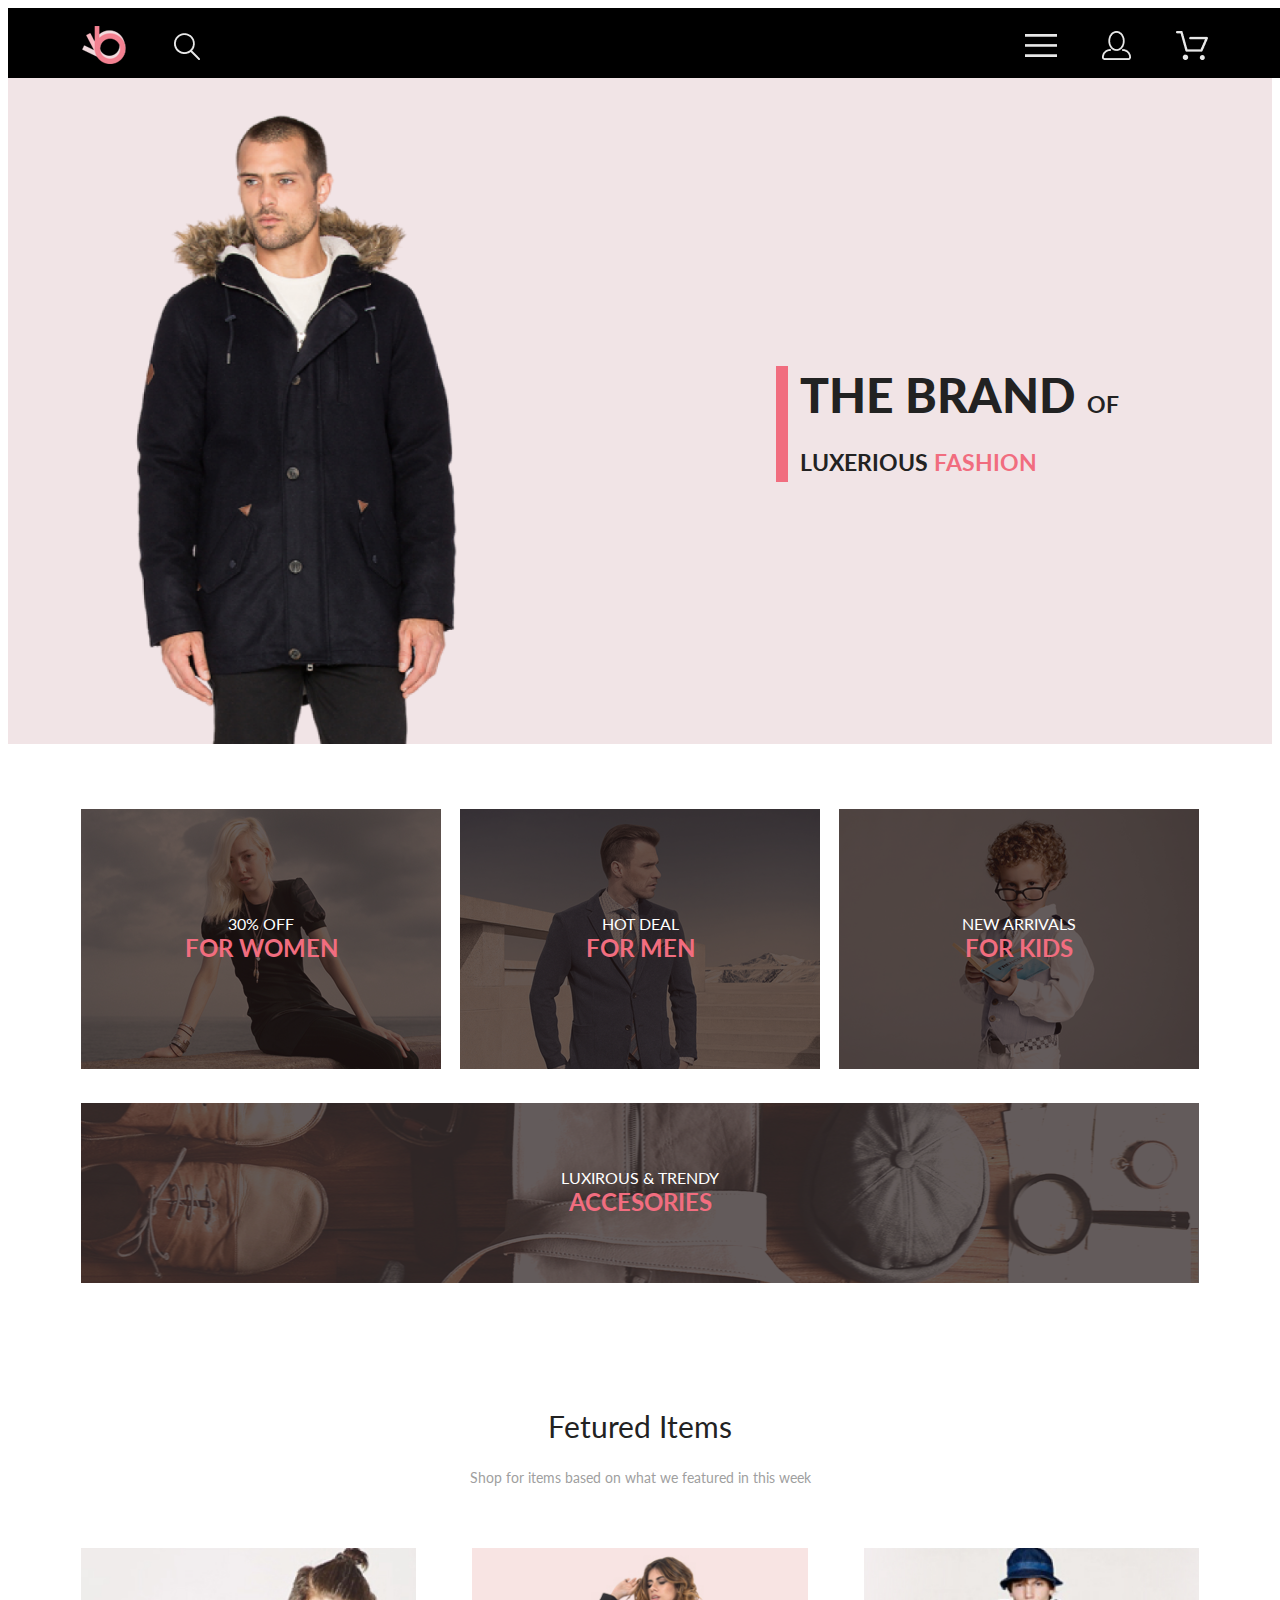
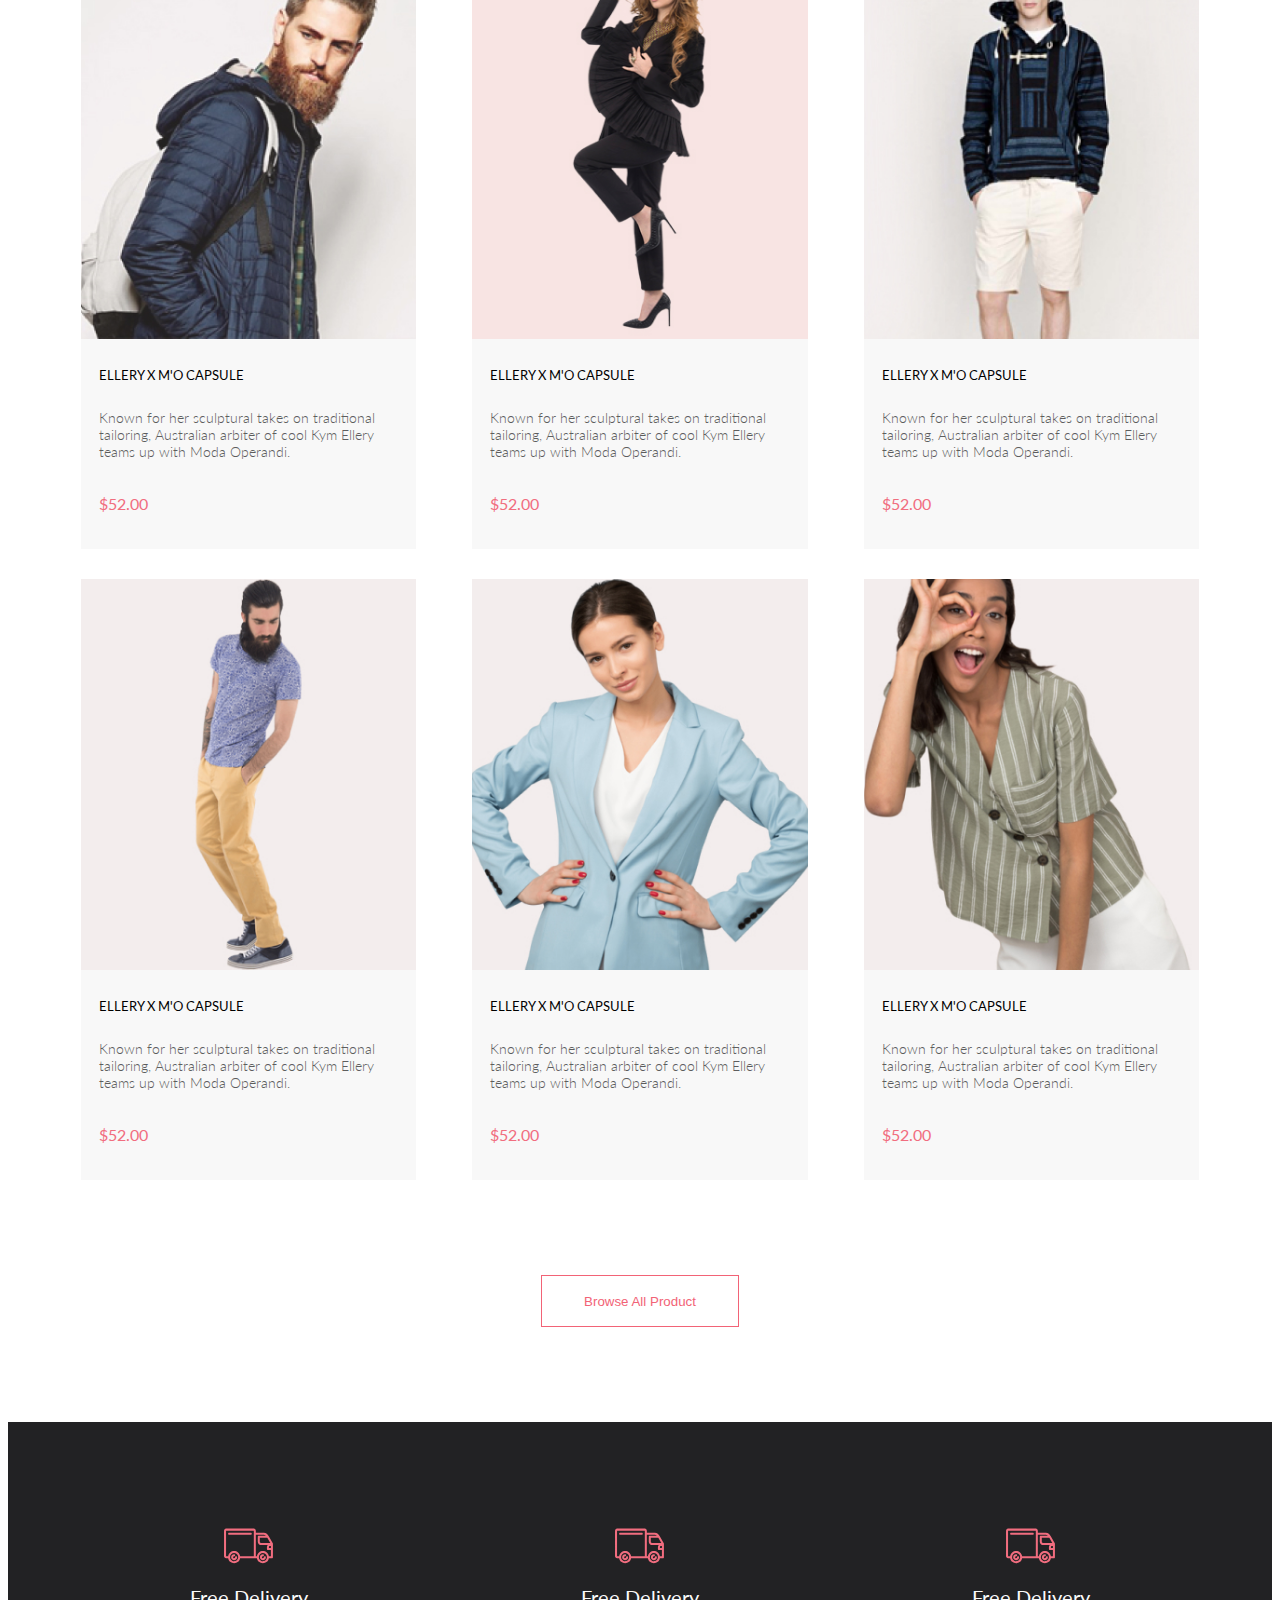
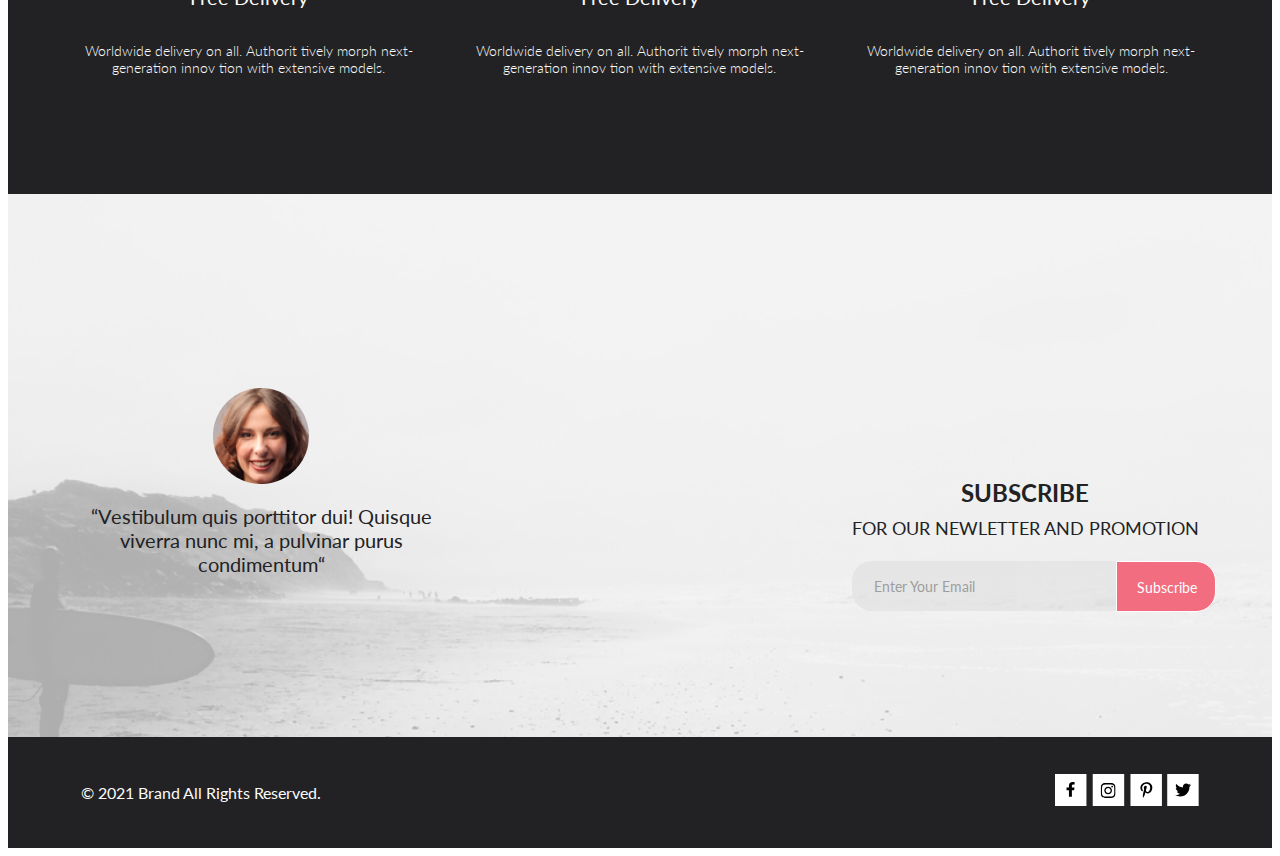
<file: index.html>
<!DOCTYPE html>
<html lang="en">
<!-- relize -->
<head>
  <meta charset="UTF-8">
  <meta http-equiv="X-UA-Compatible" content="IE=edge">
  <meta name="viewport" content="width=device-width, initial-scale=1.0">
  <link rel="stylesheet" href="https://necolas.github.io/normalize.css/8.0.1/normalize.css">
  <link rel="stylesheet" href="css/style.css">
  <link rel="preconnect" href="https://fonts.gstatic.com">
  <link
    href="https://fonts.googleapis.com/css2?family=Lato:ital,wght@0,100;0,300;0,400;0,700;0,900;1,100;1,300;1,400;1,700;1,900&display=swap"
    rel="stylesheet">
  <link rel="icon" href="img/logo.svg" type="image/x-icon">
  <title>Online store</title>
</head>

<body>
  <!-- mobile -->
  <header class="header">
    <div class="container">
      <div class="header__nav">
        <div class="header__logo--info">
          <div class="header__logo">
            <a href="index.html"><img class="header__logo--style" src="img/logo.svg" alt="logo"></a>
          </div>

          <div class="header__searh">
            <form class="search__style" action="#">
              <button class="header__search--button"><img class="header__serach--img" src="img/header/search.png"
                  alt=""></button>
              <input type="text" placeholder="Search.." name="search" class="header__search--srtong">
            </form>
          </div>

        </div>
        <div class="header__nav--info">
          <button id="burgeropen" class="header__nav--button"><img src="img/header/burger.png" alt="burger"></button>
          <div id="nav" class="header__menu">
            <img id="close" class="clouse__img" src="img/header/menu/Vector.svg" alt="menu">
            <h5 class="header__burger--heading">Menu</h5>
            <ul>
              <li class="header__menu--man"><a class="header__heading--fonts" href="#">MAN</a></li>
            </ul>
            <ul class="header__menu--content">
              <li class="header__menu--point"><a class="header__menu--link" href="#">Accessories</a></li>
              <li class="header__menu--point header__menu--margin"><a class="header__menu--link" href="#">Bags</a></li>
              <li class="header__menu--point header__menu--margin"><a class="header__menu--link" href="#">Denim</a></li>
              <li class="header__menu--point header__menu--margin"><a class="header__menu--link" href="#">T-Shirts</a>
              </li>
            </ul>
            <ul>
              <li class="header__menu--man"><a class="header__heading--fonts" href="#">WOMAN</a></li>
            </ul>
            <ul class="header__menu--content">
              <li class="header__menu--point"><a class="header__menu--link" href="#">Accessories</a></li>
              <li class="header__menu--point header__menu--margin"><a class="header__menu--link" href="#">Bags</a></li>
              <li class="header__menu--point header__menu--margin"><a class="header__menu--link" href="#">Denim</a></li>
              <li class="header__menu--point header__menu--margin"><a class="header__menu--link" href="#">T-Shirts</a>
              </li>
              <li class="header__menu--point header__menu--margin"><a class="header__menu--link" href="#">Shirts</a>
              </li>
            </ul>
            <ul>
              <li class="header__menu--man"><a class="header__heading--fonts" href="#">KIDS</a></li>
            </ul>
            <ul class="header__menu--content header__menu--bottom">
              <li class="header__menu--point"><a class="header__menu--link" href="#">Accessories</a></li>
              <li class="header__menu--point header__menu--margin"><a class="header__menu--link" href="#">Bags</a></li>
              <li class="header__menu--point header__menu--margin"><a class="header__menu--link" href="#">Denim</a></li>
              <li class="header__menu--point header__menu--margin"><a class="header__menu--link" href="#">T-Shirts</a>
              </li>
              <li class="header__menu--point header__menu--margin"><a class="header__menu--link" href="#">Shirts</a>
              </li>
              <li class="header__menu--point header__menu--margin"><a class="header__menu--link" href="#">Bags</a></li>
            </ul>
          </div>
          <button onclick="window.location.href = 'registration.html';" class="header__nav--button header__nav--none"><img src="img/header/user.png" alt="user"></button>
          <button onclick="window.location.href = 'cart.html';" class="header__nav--button header__nav--none"><img src="img/header/buy.png" alt="user"></button>
        </div>
      </div>

    </div>
  </header>

  <main>

    <section class="promo">
      <div class="container">
        <div class="promo__content">
          <div class="promo__image"></div>
          <div class="promo__info">
            <h1 class="promo__heading">THE BRAND <span class="promo__heading--text">OF LUXERIOUS <span
                  class="promo__heading--fashion">FASHION</span></span></h1>
          </div>
        </div>

      </div>
    </section>


    <section class="content">
      <div class="container">
        <div class="content__info">
          <div class="content__image--min">
            <div class="content__image--one">
              <div class="content__text--one">
                <p class="content__text--style">30% Off</p>
                <h4 class="content__heading--style">For Women</h4>
              </div>
              <div class="content__imageone--style">
                <img class="content__imageone--size" src="img/content/content1.jpg" alt="content">
              </div>
            </div>

            <div class="content__image--one">
              <div class="content__text--one">
                <p class="content__text--style">HOT DEAL</p>
                <h4 class="content__heading--style">FOR MEN</h4>
              </div>
              <div class="content__imageone--style">
                <img class="content__imageone--size" src="img/content/content2.jpg" alt="content">
              </div>
            </div>

            <div class="content__image--one">
              <div class="content__text--one">
                <p class="content__text--style">NEW ARRIVALS</p>
                <h4 class="content__heading--style">FOR KIDS</h4>
              </div>
              <div class="content__imageone--style">
                <img class="content__imageone--size" src="img/content/content3.jpg" alt="content">
              </div>
            </div>

          </div>
          <div class="content__image--big">
            <div class="content__imagebig--position">
              <p class="content__text--style content__text--stylebig">LUXIROUS & TRENDY</p>
              <h4 class="content__heading--style">ACCESORIES</h4>
            </div>
            <img class="content__imagebig" src="img/content/content4.jpg" alt="content">
          </div>
        </div>

      </div>
    </section>


    <section class="fetured">
      <div class="container">
        <div class="fetured__content">
          <div class="fetured__text">
            <h2 class="fetured__text--item">Fetured Items</h2>
            <p class="fetured__text--shop">Shop for items based on what we featured in this week</p>
          </div>
        </div>

        <div class="fetured__products">
          <div class="fetured__products--oneline">
            <div class="fetured__products--one">
              <div class="fetured__image--style">
                <img class="products__one--image" src="img/fetured/fetured1.jpg" alt="products">
                <div class="fetured__link--store">
                  <a class="link__store" href="catalog.html">
                    <img class="link__store--image" src="img/fetured/buy.svg" alt="">Add to Cart</a>
                </div>
              </div>

              <div class="fetured__text">
                <p class="products__one--headline">ELLERY X M'O CAPSULE</p>
                <p class="products__one--text">Known for her sculptural takes on traditional tailoring, Australian
                  arbiter of cool Kym Ellery teams up with Moda Operandi.</p>
                <p class="products__one--price">$52.00</p>
              </div>
            </div>
          </div>

          <div class="fetured__products--oneline">
            <div class="fetured__products--one">
              <div class="fetured__image--style">
                <img class="products__one--image" src="img/fetured/fetured2.jpg" alt="products">
                <div class="fetured__link--store">
                  <a class="link__store" href="catalog.html">
                    <img class="link__store--image" src="img/fetured/buy.svg" alt="">Add to Cart</a>
                </div>
              </div>

              <div class="fetured__text">
                <p class="products__one--headline">ELLERY X M'O CAPSULE</p>
                <p class="products__one--text">Known for her sculptural takes on traditional tailoring, Australian
                  arbiter of cool Kym Ellery teams up with Moda Operandi.</p>
                <p class="products__one--price">$52.00</p>
              </div>
            </div>
          </div>

          <div class="fetured__products--oneline">
            <div class="fetured__products--one">
              <div class="fetured__image--style">
                <img class="products__one--image" src="img/fetured/fetured3.jpg" alt="products">
                <div class="fetured__link--store">
                  <a class="link__store" href="catalog.html">
                    <img class="link__store--image" src="img/fetured/buy.svg" alt="">Add to Cart</a>
                </div>
              </div>

              <div class="fetured__text">
                <p class="products__one--headline">ELLERY X M'O CAPSULE</p>
                <p class="products__one--text">Known for her sculptural takes on traditional tailoring, Australian
                  arbiter of cool Kym Ellery teams up with Moda Operandi.</p>
                <p class="products__one--price">$52.00</p>
              </div>
            </div>
          </div>

          <div class="fetured__products--oneline">
            <div class="fetured__products--one">
              <div class="fetured__image--style">
                <img class="products__one--image" src="img/fetured/fetured4.jpg" alt="products">
                <div class="fetured__link--store">
                  <a class="link__store" href="catalog.html">
                    <img class="link__store--image" src="img/fetured/buy.svg" alt="">Add to Cart</a>
                </div>
              </div>
              <div class="fetured__text">
                <p class="products__one--headline">ELLERY X M'O CAPSULE</p>
                <p class="products__one--text">Known for her sculptural takes on traditional tailoring, Australian
                  arbiter of cool Kym Ellery teams up with Moda Operandi.</p>
                <p class="products__one--price">$52.00</p>
              </div>
            </div>
          </div>

          <div class="fetured__products--oneline">
            <div class="fetured__products--one">
              <div class="fetured__image--style">
                <img class="products__one--image" src="img/fetured/fetured5.jpg" alt="products">
                <div class="fetured__link--store">
                  <a class="link__store" href="catalog.html">
                    <img class="link__store--image" src="img/fetured/buy.svg" alt="">Add to Cart</a>
                </div>
              </div>
              <div class="fetured__text">
                <p class="products__one--headline">ELLERY X M'O CAPSULE</p>
                <p class="products__one--text">Known for her sculptural takes on traditional tailoring, Australian
                  arbiter of cool Kym Ellery teams up with Moda Operandi.</p>
                <p class="products__one--price">$52.00</p>
              </div>
            </div>
          </div>

          <div class="fetured__products--oneline">
            <div class="fetured__products--one">
              <div class="fetured__image--style">
                <img class="products__one--image" src="img/fetured/fetured6.jpg" alt="products">
                <div class="fetured__link--store">
                  <a class="link__store" href="catalog.html">
                    <img class="link__store--image" src="img/fetured/buy.svg" alt="">Add to Cart</a>
                </div>
              </div>
              <div class="fetured__text">
                <p class="products__one--headline">ELLERY X M'O CAPSULE</p>
                <p class="products__one--text">Known for her sculptural takes on traditional tailoring, Australian
                  arbiter of cool Kym Ellery teams up with Moda Operandi.</p>
                <p class="products__one--price">$52.00</p>
              </div>
            </div>
          </div>
        </div>

        <div class="fetured__button">
          <button onclick="window.location.href = 'product.html';" class="fetured__button--style">Browse All Product</button>
        </div>

      </div>
    </section>


    <section class="info">
      <div class="container">
        <div class="info__content">
          <div class="info__delivery">
            <img class="info__image info__image--style" src="img/info/info1.svg" alt="">
            <h5 class="info__heading">Free Delivery</h5>
            <p class="info__text">Worldwide delivery on all. Authorit tively morph next-generation innov tion with
              extensive models.</p>
          </div>

          <div class="info__delivery">
            <img class="info__image" src="img/info/info1.svg" alt="">
            <p class="info__heading">Free Delivery</p>
            <p class="info__text">Worldwide delivery on all. Authorit tively morph next-generation innov tion with
              extensive models.</p>
          </div>

          <div class="info__delivery">
            <img class="info__image" src="img/info/info1.svg" alt="">
            <p class="info__heading">Free Delivery</p>
            <p class="info__text">Worldwide delivery on all. Authorit tively morph next-generation innov tion with
              extensive models.</p>
          </div>
        </div>

      </div>
    </section>


    <section class="connection">
      <div class="container">
        <div class="connection__content">
          <div class="connection__info">
            <img class="connection__image" src="img/connection/connection1.png" alt="">
            <p class="connection__text">“Vestibulum quis porttitor dui! Quisque viverra nunc mi, a pulvinar purus
              condimentum“</p>
          </div>

          <div class="connection__email">
            <h4 class="connection__email--heading">SUBSCRIBE</h4>
            <p class="connection__email--text">FOR OUR NEWLETTER AND PROMOTION</p>
            <form class="connection__form" action="#">
              <input class="connection__input" type="email" name="email" placeholder="Enter Your Email">
              <button class="connection__button" type="submit">Subscribe</button>
            </form>
          </div>
        </div>

      </div>
    </section>
  </main>

  <footer class="footer">
    <div class="container">
      <div class="footer__content">
        <div class="footer__info">
          <p class="footer__text">© 2021 Brand All Rights Reserved.</p>
        </div>
        <div class="footer__social">

          <a class="footer__link" href="#" target="_blank" rel="noopener noreferrer">
            <svg class="svg__social" width="32" height="32" viewBox="0 0 32 32" fill="none"
              xmlns="http://www.w3.org/2000/svg">
              <path class="fill__effects" d="M31.4506 0H0V32H31.4506V0Z" fill="white" />

              <path class="fill__effects--two"
                d="M19.0884 16.28L19.5069 13.616H16.8902V11.8873C16.8902 11.1585 17.2557 10.4481 18.4277 10.4481H19.6172V8.17997C19.6172 8.17997 18.5377 8 17.5056 8C15.3507 8 13.9422 9.27593 13.9422 11.5857V13.616H11.5469V16.28H13.9422V22.72H16.8902V16.28H19.0884Z"
                fill="black" />
            </svg>
          </a>

          <a class="footer__link" href="#" target="_blank" rel="noopener noreferrer">
            <svg width="33" height="32" viewBox="0 0 33 32" fill="none" xmlns="http://www.w3.org/2000/svg">
              <path class="fill__effects" d="M32.1889 0H0.738281V32H32.1889V0Z" fill="white" />
              <g clip-path="url(#clip0)">
                <path class="fill__effects--two"
                  d="M16.139 12.6816C14.0238 12.6816 12.3177 14.3849 12.3177 16.4966C12.3177 18.6083 14.0238 20.3117 16.139 20.3117C18.2541 20.3117 19.9602 18.6083 19.9602 16.4966C19.9602 14.3849 18.2541 12.6816 16.139 12.6816ZM16.139 18.9769C14.7721 18.9769 13.6547 17.8646 13.6547 16.4966C13.6547 15.1287 14.7688 14.0164 16.139 14.0164C17.5092 14.0164 18.6233 15.1287 18.6233 16.4966C18.6233 17.8646 17.5058 18.9769 16.139 18.9769V18.9769ZM21.0078 12.5255C21.0078 13.0203 20.6087 13.4154 20.1165 13.4154C19.621 13.4154 19.2252 13.0169 19.2252 12.5255C19.2252 12.0341 19.6243 11.6357 20.1165 11.6357C20.6087 11.6357 21.0078 12.0341 21.0078 12.5255ZM23.5386 13.4287C23.4821 12.2367 23.2094 11.1808 22.3347 10.3109C21.4634 9.44097 20.4058 9.1687 19.2119 9.10894C17.9814 9.03921 14.2932 9.03921 13.0627 9.10894C11.8721 9.16538 10.8145 9.43765 9.93987 10.3076C9.06522 11.1775 8.79584 12.2333 8.73597 13.4253C8.66613 14.6539 8.66613 18.3361 8.73597 19.5646C8.79251 20.7566 9.06522 21.8124 9.93987 22.6824C10.8145 23.5523 11.8688 23.8246 13.0627 23.8843C14.2932 23.9541 17.9814 23.9541 19.2119 23.8843C20.4058 23.8279 21.4634 23.5556 22.3347 22.6824C23.2061 21.8124 23.4788 20.7566 23.5386 19.5646C23.6085 18.3361 23.6085 14.6572 23.5386 13.4287V13.4287ZM21.949 20.8828C21.6895 21.5335 21.1874 22.0349 20.5322 22.2972C19.5511 22.6857 17.2231 22.596 16.139 22.596C15.0548 22.596 12.7235 22.6824 11.7457 22.2972C11.0939 22.0382 10.5917 21.5369 10.329 20.8828C9.93987 19.9033 10.0297 17.5791 10.0297 16.4966C10.0297 15.4142 9.9432 13.0867 10.329 12.1105C10.5884 11.4597 11.0906 10.9583 11.7457 10.696C12.7268 10.3076 15.0548 10.3972 16.139 10.3972C17.2231 10.3972 19.5545 10.3109 20.5322 10.696C21.184 10.955 21.6862 11.4564 21.949 12.1105C22.3381 13.09 22.2483 15.4142 22.2483 16.4966C22.2483 17.5791 22.3381 19.9066 21.949 20.8828Z"
                  fill="black" />
              </g>
              <defs>
                <clipPath id="clip0">
                  <rect width="14.8991" height="17" fill="white" transform="translate(8.68555 8)" />
                </clipPath>
              </defs>
            </svg>
          </a>

          <a class="footer__link" href="#" target="_blank" rel="noopener noreferrer">
            <svg width="32" height="32" viewBox="0 0 32 32" fill="none" xmlns="http://www.w3.org/2000/svg">
              <path class="fill__effects" d="M31.9252 0H0.474609V32H31.9252V0Z" fill="white" />
              <g clip-path="url(#clip0)">
                <path class="fill__effects--two"
                  d="M16.7403 8.20312C13.5556 8.20312 10.4082 10.3406 10.4082 13.8C10.4082 16 11.6374 17.25 12.3823 17.25C12.6896 17.25 12.8666 16.3875 12.8666 16.1438C12.8666 15.8531 12.1309 15.2344 12.1309 14.025C12.1309 11.5125 14.0305 9.73125 16.4889 9.73125C18.6027 9.73125 20.1671 10.9406 20.1671 13.1625C20.1671 14.8219 19.506 17.9344 17.3642 17.9344C16.5913 17.9344 15.9302 17.3719 15.9302 16.5656C15.9302 15.3844 16.7496 14.2406 16.7496 13.0219C16.7496 10.9531 13.835 11.3281 13.835 13.8281C13.835 14.3531 13.9002 14.9344 14.133 15.4125C13.7046 17.2687 12.8293 20.0344 12.8293 21.9469C12.8293 22.5375 12.9131 23.1188 12.969 23.7094C13.0745 23.8281 13.0218 23.8156 13.1832 23.7563C14.7476 21.6 14.6917 21.1781 15.3994 18.3562C15.7812 19.0875 16.7683 19.4812 17.5505 19.4812C20.8469 19.4812 22.3275 16.2469 22.3275 13.3313C22.3275 10.2281 19.6643 8.20312 16.7403 8.20312Z"
                  fill="black" />
              </g>
              <defs>
                  <rect width="11.9193" height="16" fill="white" transform="translate(10.4082 8)" />
              </defs>
            </svg>
          </a>

          <a class="footer__link" href="#" target="_blank" rel="noopener noreferrer">
            <svg width="32" height="32" viewBox="0 0 32 32" fill="none" xmlns="http://www.w3.org/2000/svg">
              <path class="fill__effects" d="M31.6635 0H0.212891V32H31.6635V0Z" fill="white" />
                <path class="fill__effects--two"
                  d="M22.417 12.7405C22.427 12.8826 22.427 13.0248 22.427 13.1669C22.427 17.5019 19.1498 22.4969 13.1599 22.4969C11.3145 22.4969 9.60022 21.9588 8.1582 21.0248C8.4204 21.0552 8.67247 21.0654 8.94475 21.0654C10.4674 21.0654 11.8691 20.5476 12.9884 19.6644C11.5565 19.6339 10.3565 18.6898 9.94305 17.3903C10.1447 17.4207 10.3464 17.441 10.5582 17.441C10.8506 17.441 11.1431 17.4004 11.4153 17.3294C9.92291 17.0248 8.80355 15.705 8.80355 14.1111V14.0705C9.23715 14.3141 9.74139 14.4664 10.2758 14.4867C9.39849 13.8979 8.82373 12.8928 8.82373 11.7557C8.82373 11.1466 8.98504 10.5882 9.26741 10.1009C10.8708 12.0908 13.2809 13.3902 15.9833 13.5324C15.9329 13.2887 15.9027 13.035 15.9027 12.7811C15.9027 10.974 17.3548 9.50195 19.1598 9.50195C20.0976 9.50195 20.9446 9.89789 21.5396 10.5375C22.2757 10.3954 22.9816 10.1212 23.6068 9.74561C23.3648 10.507 22.8505 11.1466 22.1749 11.5527C22.8304 11.4817 23.4657 11.2989 24.0505 11.0451C23.6069 11.6948 23.0522 12.2735 22.417 12.7405V12.7405Z"
                  fill="black" />
              <defs>
                  <rect width="15.8924" height="16" fill="white" transform="translate(8.1582 8)" />
              </defs>
            </svg>
          </a>

        </div>
      </div>


    </div>
  </footer>


  <script src="js/main.js"></script>
</body>

</html>
</file>
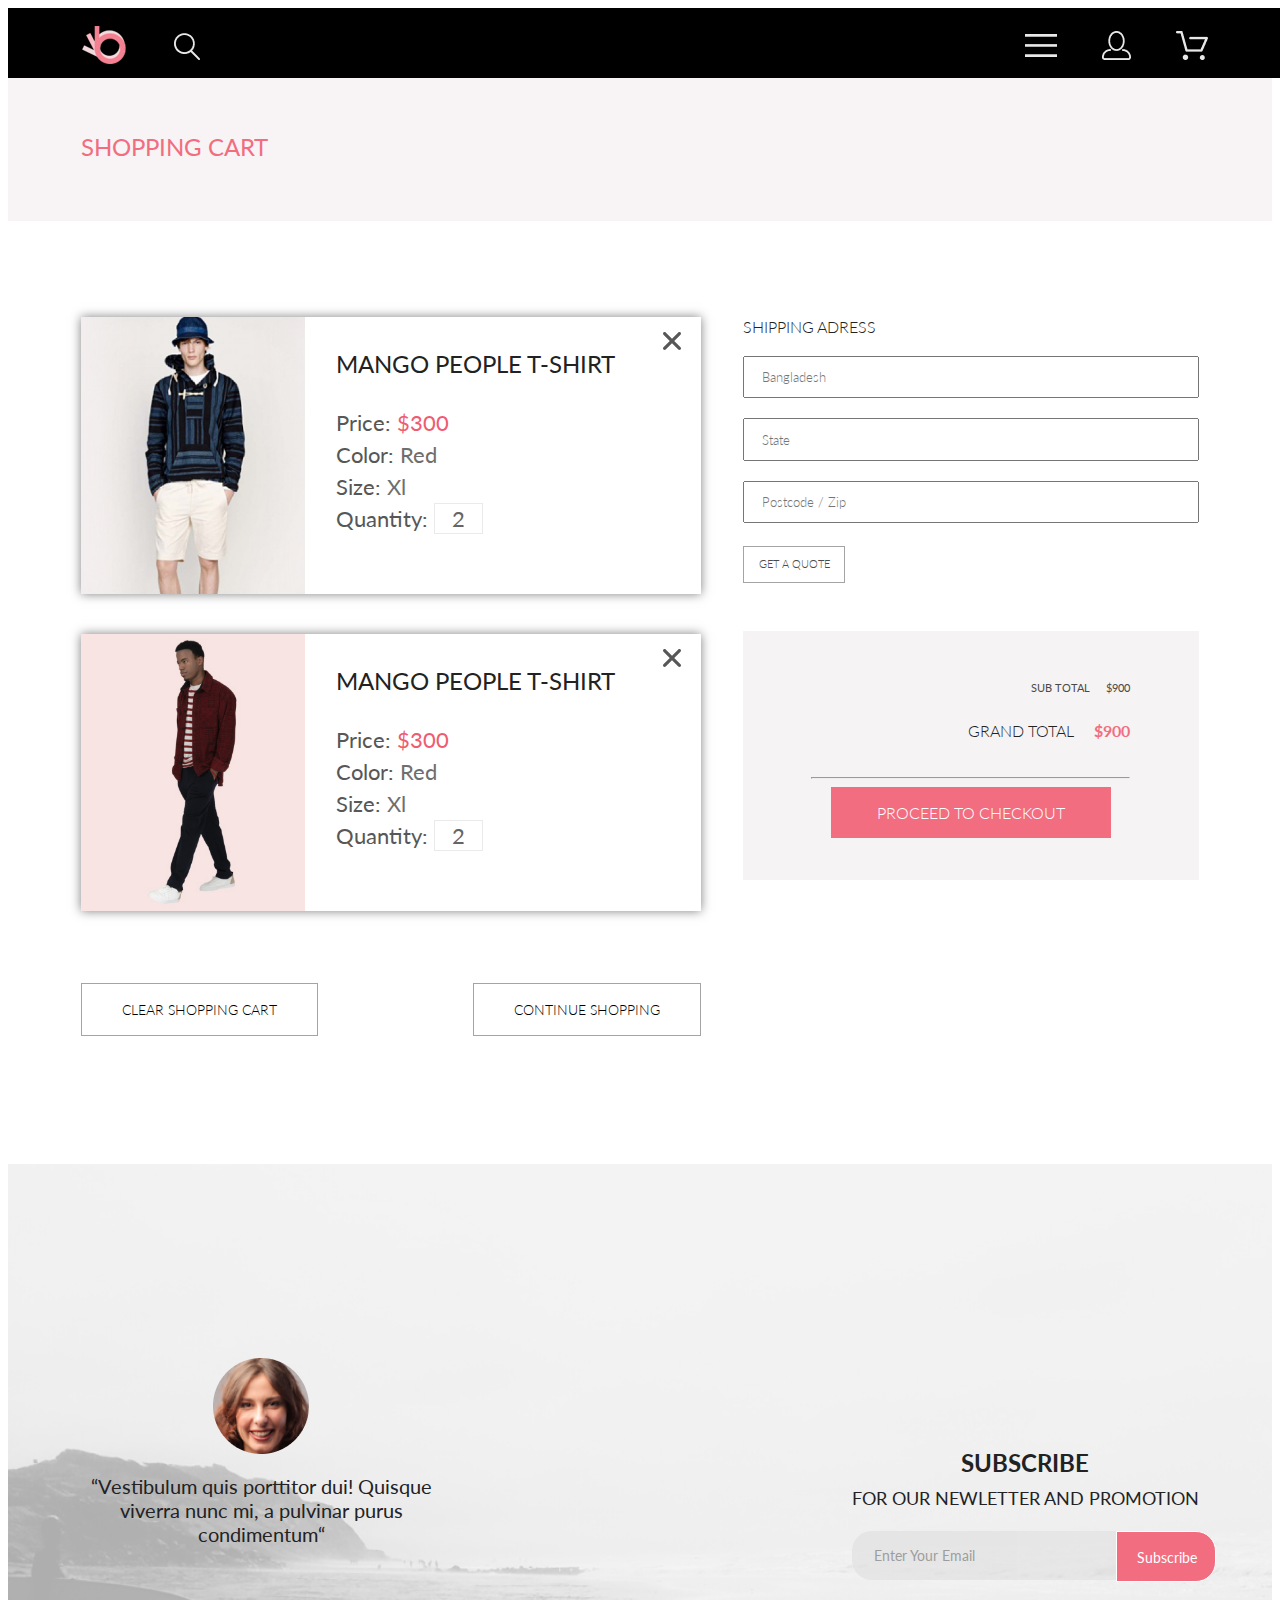
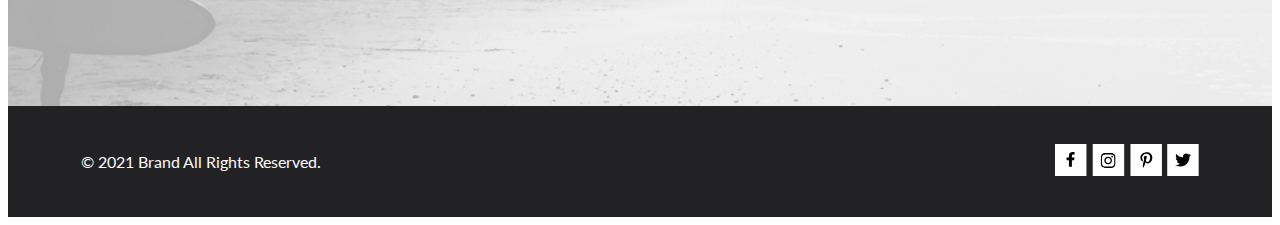
<file: cart.html>
<!DOCTYPE html>
<html lang="en">

<head>
  <meta charset="UTF-8">
  <meta http-equiv="X-UA-Compatible" content="IE=edge">
  <meta name="viewport" content="width=device-width, initial-scale=1.0">
  <link rel="stylesheet" href="https://necolas.github.io/normalize.css/8.0.1/normalize.css">
  <link rel="stylesheet" href="css/style.css">
  <link rel="preconnect" href="https://fonts.gstatic.com">
  <link
    href="https://fonts.googleapis.com/css2?family=Lato:ital,wght@0,100;0,300;0,400;0,700;0,900;1,100;1,300;1,400;1,700;1,900&display=swap"
    rel="stylesheet">
  <link rel="icon" href="img/logo.svg" type="image/x-icon">
  <title>Online store</title>
</head>
<body>
  <!-- card -->
  <header class="header">
    <div class="container">
      <div class="header__nav">
        <div class="header__logo--info">
          <div class="header__logo">
            <a href="index.html"><img class="header__logo--style" src="img/logo.svg" alt="logo"></a>
          </div>

          <div class="header__searh">
            <form class="search__style" action="#">
              <button class="header__search--button"><img class="header__serach--img" src="img/header/search.png"
                  alt=""></button>
              <input type="text" placeholder="Search.." name="search" class="header__search--srtong">
            </form>
          </div>

        </div>
        <div class="header__nav--info">
          <button id="burgeropen" class="header__nav--button"><img src="img/header/burger.png" alt="burger"></button>
          <div id="nav" class="header__menu">
            <img id="close" class="clouse__img" src="img/header/menu/Vector.svg" alt="menu">
            <h5 class="header__burger--heading">Menu</h5>
            <ul>
              <li class="header__menu--man"><a class="header__heading--fonts" href="#">MAN</a></li>
            </ul>
            <ul class="header__menu--content">
              <li class="header__menu--point"><a class="header__menu--link" href="#">Accessories</a></li>
              <li class="header__menu--point header__menu--margin"><a class="header__menu--link" href="#">Bags</a></li>
              <li class="header__menu--point header__menu--margin"><a class="header__menu--link" href="#">Denim</a></li>
              <li class="header__menu--point header__menu--margin"><a class="header__menu--link" href="#">T-Shirts</a>
              </li>
            </ul>
            <ul>
              <li class="header__menu--man"><a class="header__heading--fonts" href="#">WOMAN</a></li>
            </ul>
            <ul class="header__menu--content">
              <li class="header__menu--point"><a class="header__menu--link" href="#">Accessories</a></li>
              <li class="header__menu--point header__menu--margin"><a class="header__menu--link" href="#">Bags</a></li>
              <li class="header__menu--point header__menu--margin"><a class="header__menu--link" href="#">Denim</a></li>
              <li class="header__menu--point header__menu--margin"><a class="header__menu--link" href="#">T-Shirts</a>
              </li>
              <li class="header__menu--point header__menu--margin"><a class="header__menu--link" href="#">Shirts</a>
              </li>
            </ul>
            <ul>
              <li class="header__menu--man"><a class="header__heading--fonts" href="#">KIDS</a></li>
            </ul>
            <ul class="header__menu--content header__menu--bottom">
              <li class="header__menu--point"><a class="header__menu--link" href="#">Accessories</a></li>
              <li class="header__menu--point header__menu--margin"><a class="header__menu--link" href="#">Bags</a></li>
              <li class="header__menu--point header__menu--margin"><a class="header__menu--link" href="#">Denim</a></li>
              <li class="header__menu--point header__menu--margin"><a class="header__menu--link" href="#">T-Shirts</a>
              </li>
              <li class="header__menu--point header__menu--margin"><a class="header__menu--link" href="#">Shirts</a>
              </li>
              <li class="header__menu--point header__menu--margin"><a class="header__menu--link" href="#">Bags</a></li>
            </ul>
          </div>
          <button onclick="window.location.href = 'registration.html';" class="header__nav--button header__nav--none"><img src="img/header/user.png" alt="user"></button>
          <button onclick="window.location.href = 'cart.html';" class="header__nav--button header__nav--none"><img src="img/header/buy.png" alt="user"></button>
        </div>
      </div>

    </div>
  </header>


 <main> 

  <section class="card__heading">
   <div class="card__background">
    <section class="container">
      <div class="card__heading--text">
        <h1 class="card__shopping">SHOPPING CART</h1>
      </div>
   </div>
    </section>



<section class="card__redacted">
  <div class="container">
    <div class="card__content">


      <div class="card__info">

        <div class="card__mango">
          <img class="clouse__image" src="img/card/cardclouse.svg" alt="menu">
          <div class="mango__img">
            <img class="mango__image" src="img/fetured/fetured3.jpg" alt="card">
          </div>
          <div class="mango__text">
            <h4 class="mango__headline">MANGO  PEOPLE  T-SHIRT</h4>
            <p class="mango__price">Price: <span class="mango__number">$300</span>	</p>
            <p class="mango__color">Color: <span class="mango__red">Red</span></p>
            <p class="mango__size">Size: <span class="mango__xl">Xl</span>	</p>
            <p class="mango__quantity">Quantity: <span class="quantity__number">2</span>	</p>
          </div>
        </div>

        <div class="card__mango card__people">
          <img class="clouse__image" src="img/card/cardclouse.svg" alt="menu">
          <div class="mango__img">
            <img class="mango__image" src="img/catalog/product/product1.jpg" alt="card">
          </div>
          <div class="mango__text">
            <h4 class="mango__headline">MANGO  PEOPLE  T-SHIRT</h4>
            <p class="mango__price">Price: <span class="mango__number">$300</span>	</p>
            <p class="mango__color">Color: <span class="mango__red">Red</span></p>
            <p class="mango__size">Size: <span class="mango__xl">Xl</span>	</p>
            <p class="mango__quantity">Quantity: <span class="quantity__number">2</span>	</p>
          </div>
        </div>

        <div class="card__button">
          <button class="card__button--clear">CLEAR SHOPPING CART</button>
          <button class="card__button--shopping">CONTINUE SHOPPING</button>
        </div>

      </div>




      <div class="card__form">
        <form action="#" class="form__info">
          <h4 class="form__heading">SHIPPING ADRESS</h4>
          <input class="form__input" type="text" placeholder="Bangladesh">
          <input class="form__input" type="text" placeholder="State">
          <input class="form__input" type="text" placeholder="Postcode / Zip">
        <div class="button__info--form">
          <button class="form__button" type="submit">GET A QUOTE</button>
        </div>
        </form>

        <div class="buy__price">
         <div class="price__background">
          <div class="buy__info">
            <p class="buy__sub">SUB TOTAL<span class="buy__number">$900</span></p>
            <p class="buy__total">GRAND TOTAL <span class="buy__number--color">$900</span></p>
          </div>
          <hr class="card__hr">
          <div class="buy__button">
            <button class="buy__button--style">PROCEED TO CHECKOUT</button>
          </div>
         </div>
        </div>

      </div>
    </div>
  </div>
</section>



  <section class="connection connection__card">
    <div class="container">
      <div class="connection__content">
        <div class="connection__info">
          <img class="connection__image" src="img/connection/connection1.png" alt="">
          <p class="connection__text">“Vestibulum quis porttitor dui! Quisque viverra nunc mi, a pulvinar purus
            condimentum“</p>
        </div>

        <div class="connection__email">
          <h4 class="connection__email--heading">SUBSCRIBE</h4>
          <p class="connection__email--text">FOR OUR NEWLETTER AND PROMOTION</p>
          <form class="connection__form" action="#">
            <input class="connection__input" type="email" name="email" placeholder="Enter Your Email">
            <button class="connection__button" type="submit">Subscribe</button>
          </form>
        </div>
      </div>

    </div>
  </section>
</main>

<footer class="footer">
  <div class="container">
    <div class="footer__content">
      <div class="footer__info">
        <p class="footer__text">© 2021 Brand All Rights Reserved.</p>
      </div>
      <div class="footer__social">

        <a class="footer__link" href="#" target="_blank" rel="noopener noreferrer">
          <svg class="svg__social" width="32" height="32" viewBox="0 0 32 32" fill="none"
            xmlns="http://www.w3.org/2000/svg">
            <path class="fill__effects" d="M31.4506 0H0V32H31.4506V0Z" fill="white" />

            <path class="fill__effects--two"
              d="M19.0884 16.28L19.5069 13.616H16.8902V11.8873C16.8902 11.1585 17.2557 10.4481 18.4277 10.4481H19.6172V8.17997C19.6172 8.17997 18.5377 8 17.5056 8C15.3507 8 13.9422 9.27593 13.9422 11.5857V13.616H11.5469V16.28H13.9422V22.72H16.8902V16.28H19.0884Z"
              fill="black" />
          </svg>
        </a>

        <a class="footer__link" href="#" target="_blank" rel="noopener noreferrer">
          <svg width="33" height="32" viewBox="0 0 33 32" fill="none" xmlns="http://www.w3.org/2000/svg">
            <path class="fill__effects" d="M32.1889 0H0.738281V32H32.1889V0Z" fill="white" />
            <g clip-path="url(#clip0)">
              <path class="fill__effects--two"
                d="M16.139 12.6816C14.0238 12.6816 12.3177 14.3849 12.3177 16.4966C12.3177 18.6083 14.0238 20.3117 16.139 20.3117C18.2541 20.3117 19.9602 18.6083 19.9602 16.4966C19.9602 14.3849 18.2541 12.6816 16.139 12.6816ZM16.139 18.9769C14.7721 18.9769 13.6547 17.8646 13.6547 16.4966C13.6547 15.1287 14.7688 14.0164 16.139 14.0164C17.5092 14.0164 18.6233 15.1287 18.6233 16.4966C18.6233 17.8646 17.5058 18.9769 16.139 18.9769V18.9769ZM21.0078 12.5255C21.0078 13.0203 20.6087 13.4154 20.1165 13.4154C19.621 13.4154 19.2252 13.0169 19.2252 12.5255C19.2252 12.0341 19.6243 11.6357 20.1165 11.6357C20.6087 11.6357 21.0078 12.0341 21.0078 12.5255ZM23.5386 13.4287C23.4821 12.2367 23.2094 11.1808 22.3347 10.3109C21.4634 9.44097 20.4058 9.1687 19.2119 9.10894C17.9814 9.03921 14.2932 9.03921 13.0627 9.10894C11.8721 9.16538 10.8145 9.43765 9.93987 10.3076C9.06522 11.1775 8.79584 12.2333 8.73597 13.4253C8.66613 14.6539 8.66613 18.3361 8.73597 19.5646C8.79251 20.7566 9.06522 21.8124 9.93987 22.6824C10.8145 23.5523 11.8688 23.8246 13.0627 23.8843C14.2932 23.9541 17.9814 23.9541 19.2119 23.8843C20.4058 23.8279 21.4634 23.5556 22.3347 22.6824C23.2061 21.8124 23.4788 20.7566 23.5386 19.5646C23.6085 18.3361 23.6085 14.6572 23.5386 13.4287V13.4287ZM21.949 20.8828C21.6895 21.5335 21.1874 22.0349 20.5322 22.2972C19.5511 22.6857 17.2231 22.596 16.139 22.596C15.0548 22.596 12.7235 22.6824 11.7457 22.2972C11.0939 22.0382 10.5917 21.5369 10.329 20.8828C9.93987 19.9033 10.0297 17.5791 10.0297 16.4966C10.0297 15.4142 9.9432 13.0867 10.329 12.1105C10.5884 11.4597 11.0906 10.9583 11.7457 10.696C12.7268 10.3076 15.0548 10.3972 16.139 10.3972C17.2231 10.3972 19.5545 10.3109 20.5322 10.696C21.184 10.955 21.6862 11.4564 21.949 12.1105C22.3381 13.09 22.2483 15.4142 22.2483 16.4966C22.2483 17.5791 22.3381 19.9066 21.949 20.8828Z"
                fill="black" />
            </g>
            <defs>
              <clipPath id="clip0">
                <rect width="14.8991" height="17" fill="white" transform="translate(8.68555 8)" />
              </clipPath>
            </defs>
          </svg>
        </a>

        <a class="footer__link" href="#" target="_blank" rel="noopener noreferrer">
          <svg width="32" height="32" viewBox="0 0 32 32" fill="none" xmlns="http://www.w3.org/2000/svg">
            <path class="fill__effects" d="M31.9252 0H0.474609V32H31.9252V0Z" fill="white" />
            <g clip-path="url(#clip0)">
              <path class="fill__effects--two"
                d="M16.7403 8.20312C13.5556 8.20312 10.4082 10.3406 10.4082 13.8C10.4082 16 11.6374 17.25 12.3823 17.25C12.6896 17.25 12.8666 16.3875 12.8666 16.1438C12.8666 15.8531 12.1309 15.2344 12.1309 14.025C12.1309 11.5125 14.0305 9.73125 16.4889 9.73125C18.6027 9.73125 20.1671 10.9406 20.1671 13.1625C20.1671 14.8219 19.506 17.9344 17.3642 17.9344C16.5913 17.9344 15.9302 17.3719 15.9302 16.5656C15.9302 15.3844 16.7496 14.2406 16.7496 13.0219C16.7496 10.9531 13.835 11.3281 13.835 13.8281C13.835 14.3531 13.9002 14.9344 14.133 15.4125C13.7046 17.2687 12.8293 20.0344 12.8293 21.9469C12.8293 22.5375 12.9131 23.1188 12.969 23.7094C13.0745 23.8281 13.0218 23.8156 13.1832 23.7563C14.7476 21.6 14.6917 21.1781 15.3994 18.3562C15.7812 19.0875 16.7683 19.4812 17.5505 19.4812C20.8469 19.4812 22.3275 16.2469 22.3275 13.3313C22.3275 10.2281 19.6643 8.20312 16.7403 8.20312Z"
                fill="black" />
            </g>
            <defs>
                <rect width="11.9193" height="16" fill="white" transform="translate(10.4082 8)" />
            </defs>
          </svg>
        </a>

        <a class="footer__link" href="#" target="_blank" rel="noopener noreferrer">
          <svg width="32" height="32" viewBox="0 0 32 32" fill="none" xmlns="http://www.w3.org/2000/svg">
            <path class="fill__effects" d="M31.6635 0H0.212891V32H31.6635V0Z" fill="white" />
              <path class="fill__effects--two"
                d="M22.417 12.7405C22.427 12.8826 22.427 13.0248 22.427 13.1669C22.427 17.5019 19.1498 22.4969 13.1599 22.4969C11.3145 22.4969 9.60022 21.9588 8.1582 21.0248C8.4204 21.0552 8.67247 21.0654 8.94475 21.0654C10.4674 21.0654 11.8691 20.5476 12.9884 19.6644C11.5565 19.6339 10.3565 18.6898 9.94305 17.3903C10.1447 17.4207 10.3464 17.441 10.5582 17.441C10.8506 17.441 11.1431 17.4004 11.4153 17.3294C9.92291 17.0248 8.80355 15.705 8.80355 14.1111V14.0705C9.23715 14.3141 9.74139 14.4664 10.2758 14.4867C9.39849 13.8979 8.82373 12.8928 8.82373 11.7557C8.82373 11.1466 8.98504 10.5882 9.26741 10.1009C10.8708 12.0908 13.2809 13.3902 15.9833 13.5324C15.9329 13.2887 15.9027 13.035 15.9027 12.7811C15.9027 10.974 17.3548 9.50195 19.1598 9.50195C20.0976 9.50195 20.9446 9.89789 21.5396 10.5375C22.2757 10.3954 22.9816 10.1212 23.6068 9.74561C23.3648 10.507 22.8505 11.1466 22.1749 11.5527C22.8304 11.4817 23.4657 11.2989 24.0505 11.0451C23.6069 11.6948 23.0522 12.2735 22.417 12.7405V12.7405Z"
                fill="black" />
            <defs>
                <rect width="15.8924" height="16" fill="white" transform="translate(8.1582 8)" />
            </defs>
          </svg>
        </a>

      </div>
    </div>


  </div>
</footer>




<script src="js/main.js"></script>  
</body>
</html>
</file>
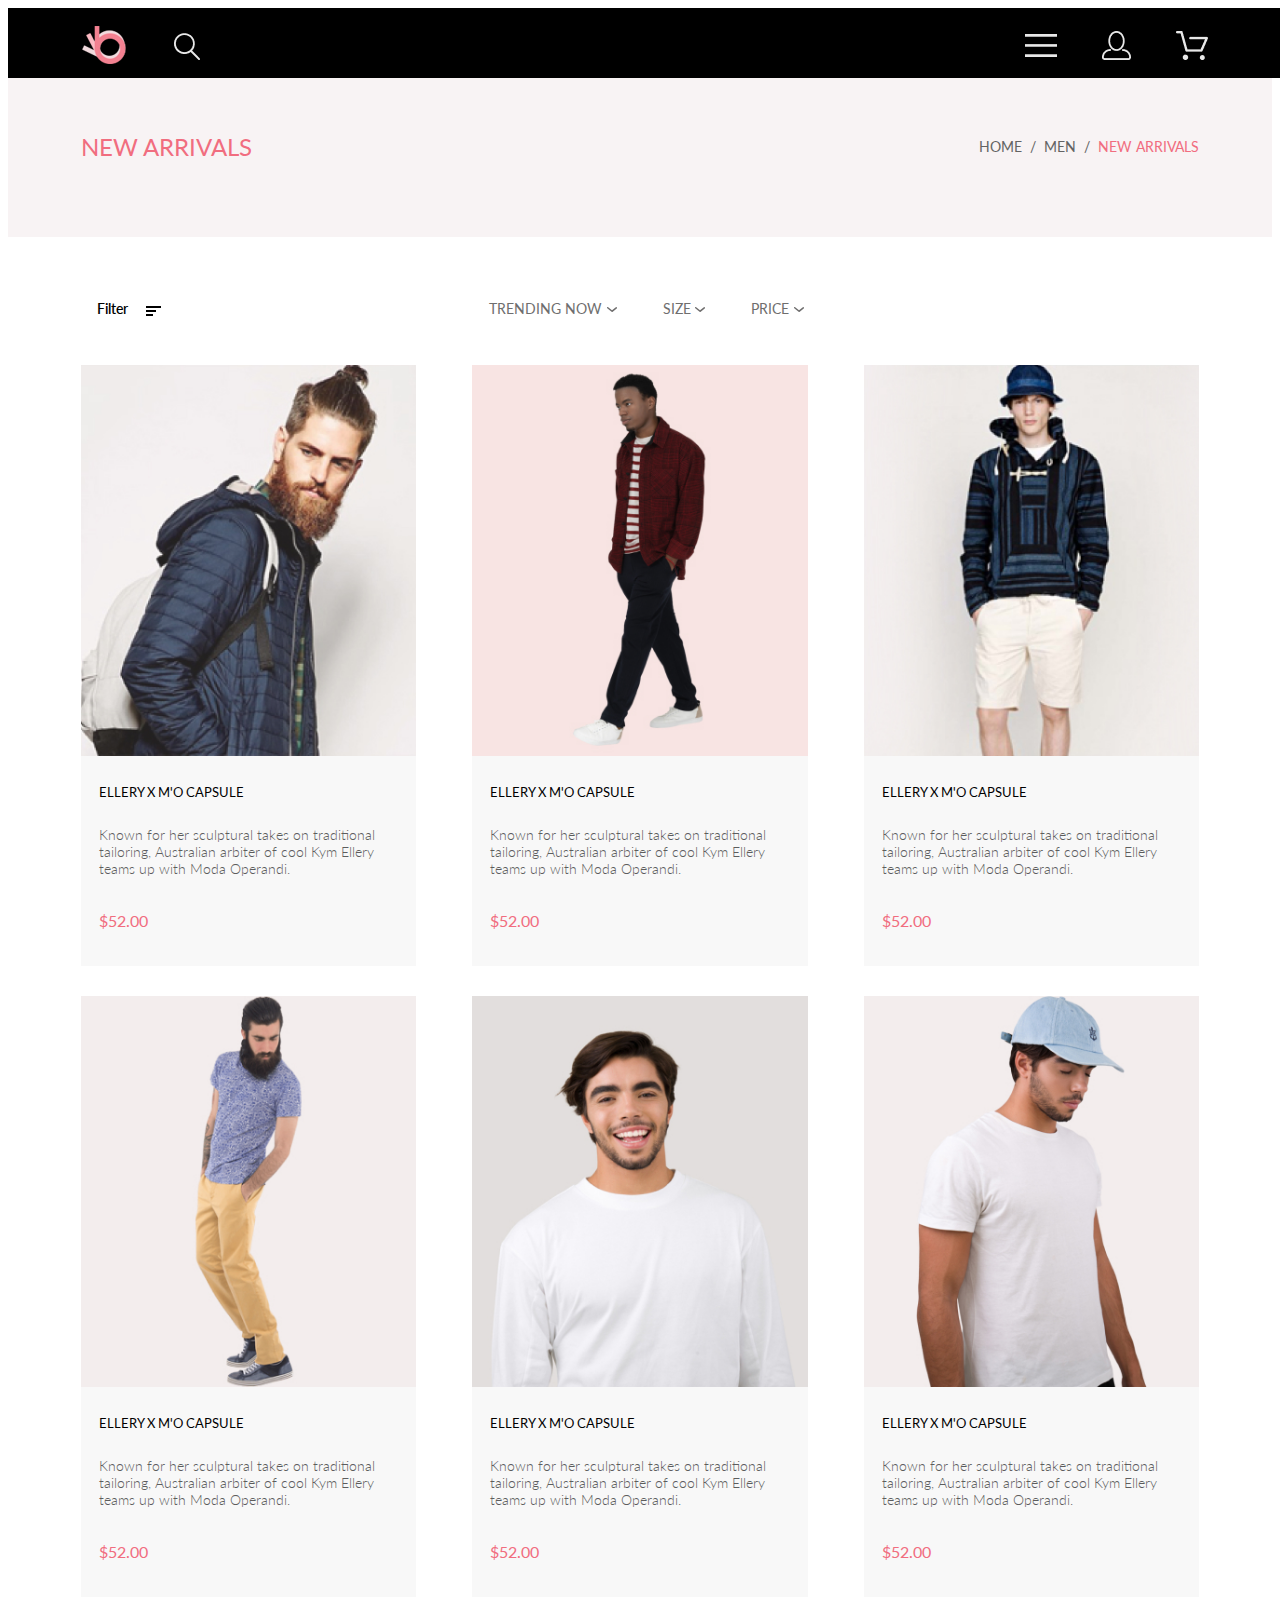
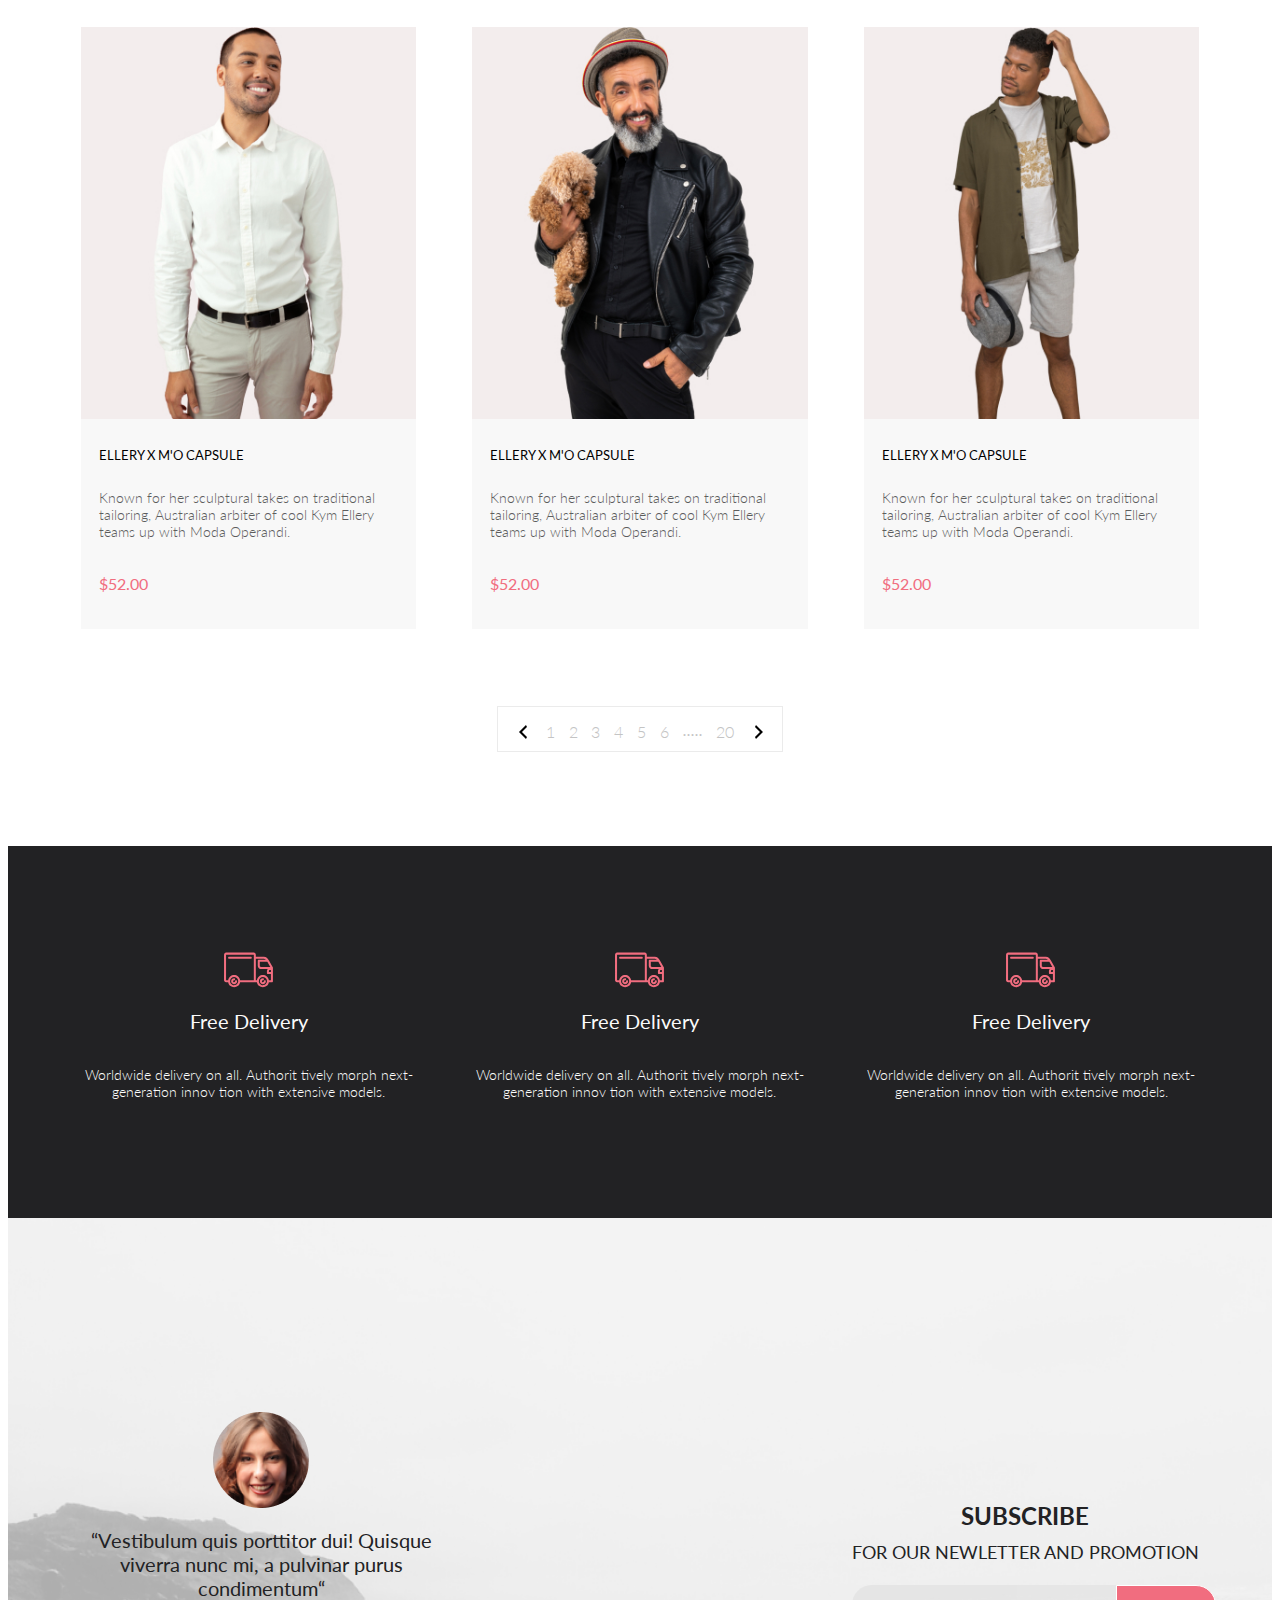
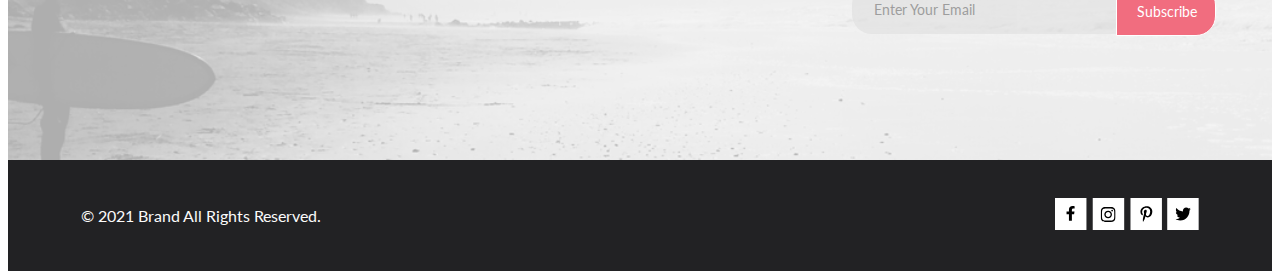
<file: catalog.html>
<!DOCTYPE html>
<html lang="en">

<head>
  <meta charset="UTF-8">
  <meta http-equiv="X-UA-Compatible" content="IE=edge">
  <meta name="viewport" content="width=device-width, initial-scale=1.0">
  <link rel="stylesheet" href="https://necolas.github.io/normalize.css/8.0.1/normalize.css">
  <link rel="stylesheet" href="css/style.css">
  <link rel="preconnect" href="https://fonts.gstatic.com">
  <link
    href="https://fonts.googleapis.com/css2?family=Lato:ital,wght@0,100;0,300;0,400;0,700;0,900;1,100;1,300;1,400;1,700;1,900&display=swap"
    rel="stylesheet">
  <link rel="icon" href="img/logo.svg" type="image/x-icon">
  <title>Online store</title>
</head>
<!-- new page -->
<body>

  <header class="header">
    <div class="container">
      <div class="header__nav">
        <div class="header__logo--info">
          <div class="header__logo">
            <a href="index.html"><img class="header__logo--style" src="img/logo.svg" alt="logo"></a>
          </div>

          <div class="header__searh">
            <form class="search__style" action="#">
              <button class="header__search--button"><img class="header__serach--img" src="img/header/search.png"
                  alt=""></button>
              <input type="text" placeholder="Search.." name="search" class="header__search--srtong">
            </form>
          </div>

        </div>
        <div class="header__nav--info">
          <button id="burgeropen" class="header__nav--button"><img src="img/header/burger.png" alt="burger"></button>
          <div id="nav" class="header__menu">
            <img id="close" class="clouse__img" src="img/header/menu/Vector.svg" alt="menu">
            <h5 class="header__burger--heading">Menu</h5>
            <ul>
              <li class="header__menu--man"><a class="header__heading--fonts" href="#">MAN</a></li>
            </ul>
            <ul class="header__menu--content">
              <li class="header__menu--point"><a class="header__menu--link" href="#">Accessories</a></li>
              <li class="header__menu--point header__menu--margin"><a class="header__menu--link" href="#">Bags</a></li>
              <li class="header__menu--point header__menu--margin"><a class="header__menu--link" href="#">Denim</a></li>
              <li class="header__menu--point header__menu--margin"><a class="header__menu--link" href="#">T-Shirts</a>
              </li>
            </ul>
            <ul>
              <li class="header__menu--man"><a class="header__heading--fonts" href="#">WOMAN</a></li>
            </ul>
            <ul class="header__menu--content">
              <li class="header__menu--point"><a class="header__menu--link" href="#">Accessories</a></li>
              <li class="header__menu--point header__menu--margin"><a class="header__menu--link" href="#">Bags</a></li>
              <li class="header__menu--point header__menu--margin"><a class="header__menu--link" href="#">Denim</a></li>
              <li class="header__menu--point header__menu--margin"><a class="header__menu--link" href="#">T-Shirts</a>
              </li>
              <li class="header__menu--point header__menu--margin"><a class="header__menu--link" href="#">Shirts</a>
              </li>
            </ul>
            <ul>
              <li class="header__menu--man"><a class="header__heading--fonts" href="#">KIDS</a></li>
            </ul>
            <ul class="header__menu--content header__menu--bottom">
              <li class="header__menu--point"><a class="header__menu--link" href="#">Accessories</a></li>
              <li class="header__menu--point header__menu--margin"><a class="header__menu--link" href="#">Bags</a></li>
              <li class="header__menu--point header__menu--margin"><a class="header__menu--link" href="#">Denim</a></li>
              <li class="header__menu--point header__menu--margin"><a class="header__menu--link" href="#">T-Shirts</a>
              </li>
              <li class="header__menu--point header__menu--margin"><a class="header__menu--link" href="#">Shirts</a>
              </li>
              <li class="header__menu--point header__menu--margin"><a class="header__menu--link" href="#">Bags</a></li>
            </ul>
          </div>
          <button onclick="window.location.href = 'registration.html';" class="header__nav--button header__nav--none"><img src="img/header/user.png" alt="user"></button>
          <button onclick="window.location.href = 'cart.html';" class="header__nav--button header__nav--none"><img src="img/header/buy.png" alt="user"></button>
        </div>
      </div>
    </div>
  </header>

  <main>
    <section class="catalog">
      <div class="container">
        <div class="catalog__content">

          <div class="catalog__heading">
            <h1 class="catalog__heading--style">NEW ARRIVALS</h1>
          </div>

          <div class="catalog__nav">
            <a class="catalog__link delimiter" href="#">HOME</a>
            <a class="catalog__link delimiter" href="#">MEN</a>
            <a class="catalog__link catalog__active" href="#">NEW ARRIVALS</a>
          </div>
        </div>
      </div>
    </section>

    <section class="store">
      <div class="container">
        <div class="store__nav">
          <div id="store" class="store__burger">
            <div class="burger__content">
              <div class="store__burger--menu">
                <h6 class="burger__text">Filter</h6>
                <div class="store__span">
                  <span></span>
                </div>
              </div>

              <div id="menu" class="store__menu">
                <menu class="menu__scroll">
                  <li class="menu__line"><a class="menu__heading" href="#">CATEGORY</a></li>
                </menu>
                <menu class="menu__bags--style">
                  <li class="menu__bags"><a class="menu__link" href="#">Accessories</a></li>
                  <li class="menu__bags"><a class="menu__link" href="#">Bags</a></li>
                  <li class="menu__bags"><a class="menu__link" href="#">Denim</a></li>
                  <li class="menu__bags"><a class="menu__link" href="#">Hoodies & Sweatshirts</a></li>
                  <li class="menu__bags"><a class="menu__link" href="#">Hoodies & Sweatshirts</a></li>
                  <li class="menu__bags"><a class="menu__link" href="#">Jackets & Coats</a></li>
                  <li class="menu__bags"><a class="menu__link" href="#">Polos</a></li>
                  <li class="menu__bags"><a class="menu__link" href="#">Shirts</a></li>
                  <li class="menu__bags"><a class="menu__link" href="#">Shoes</a></li>
                  <li class="menu__bags"><a class="menu__link" href="#">Sweaters & Knits</a></li>
                  <li class="menu__bags"><a class="menu__link" href="#">T-Shirts</a></li>
                  <li class="menu__bags"><a class="menu__link" href="#">Tanks</a></li>
                </menu>
                <menu class="menu__scroll">
                  <li class="menu__line menu__style--top"><a class="menu__heading" href="#">BRAND</a></li>
                </menu>
                <menu class="menu__scroll scroll__style--top">
                  <li class="menu__line menu__style--top"><a class="menu__heading" href="#">DESIGNER</a></li>
                </menu>
              </div>
            </div>
          </div>

          <div class="store__nav--content">
            <div class="store__trending">
              <a class="trending__link">TRENDING NOW</a>
            </div>

            <div class="store__size">
              <a id="sizelock" class="trending__link">SIZE</a>
              <div class="size__menu">
                <input class="size__input" type="checkbox" name="option2" value="a2"><span
                  class="size__text">XS</span><Br>
                <input class="size__input" type="checkbox" name="option2" value="a2"><span
                  class="size__text">S</span><Br>
                <input class="size__input" type="checkbox" name="option2" value="a2"><span
                  class="size__text">M</span><Br>
                <input class="size__input" type="checkbox" name="option2" value="a2"><span
                  class="size__text">L</span><Br>
              </div>
            </div>

            <div class="store__price">
              <a class="trending__link">PRICE</a>
            </div>
          </div>
        </div>
      </div>
    </section>

    <section class="fetured catalog__fetured">
      <div class="container">
        <div class="fetured__products">

          <div class="fetured__products--oneline catalog__media--image">
            <div class="fetured__products--one">
              <div class="fetured__image--style">
                <img class="products__one--image" src="img/fetured/fetured1.jpg" alt="products">
                <div class="fetured__link--store">
                  <a class="link__store" href="product.html">
                    <img class="link__store--image" src="img/fetured/buy.svg" alt="">Add to Cart</a>
                </div>
              </div>
              <div class="fetured__text">
                <h6 class="products__one--headline">ELLERY X M'O CAPSULE</h6>
                <p class="products__one--text">Known for her sculptural takes on traditional tailoring, Australian
                  arbiter of cool Kym Ellery teams up with Moda Operandi.</p>
                <p class="products__one--price">$52.00</p>
              </div>
            </div>
          </div>

          <div class="fetured__products--oneline">
            <div class="fetured__products--one">
              <div class="fetured__image--style">
                <img class="products__one--image" src="img/catalog/product/product1.jpg" alt="products">
                <div class="fetured__link--store">
                  <a class="link__store" href="product.html">
                    <img class="link__store--image" src="img/fetured/buy.svg" alt="">Add to Cart</a>
                </div>
              </div>
              <div class="fetured__text">
                <p class="products__one--headline">ELLERY X M'O CAPSULE</p>
                <p class="products__one--text">Known for her sculptural takes on traditional tailoring, Australian
                  arbiter of cool Kym Ellery teams up with Moda Operandi.</p>
                <p class="products__one--price">$52.00</p>
              </div>
            </div>
          </div>

          <div class="fetured__products--oneline">
            <div class="fetured__products--one">
              <div class="fetured__image--style">
                <img class="products__one--image" src="img/fetured/fetured3.jpg" alt="products">
                <div class="fetured__link--store">
                  <a class="link__store" href="product.html">
                    <img class="link__store--image" src="img/fetured/buy.svg" alt="">Add to Cart</a>
                </div>
              </div>
              <div class="fetured__text">
                <p class="products__one--headline">ELLERY X M'O CAPSULE</p>
                <p class="products__one--text">Known for her sculptural takes on traditional tailoring, Australian
                  arbiter of cool Kym Ellery teams up with Moda Operandi.</p>
                <p class="products__one--price">$52.00</p>
              </div>
            </div>
          </div>

          <div class="fetured__products--oneline">
            <div class="fetured__products--one">
              <div class="fetured__image--style">
                <img class="products__one--image" src="img/fetured/fetured4.jpg" alt="products">
                <div class="fetured__link--store">
                  <a class="link__store" href="product.html">
                    <img class="link__store--image" src="img/fetured/buy.svg" alt="">Add to Cart</a>
                </div>
              </div>
              <div class="fetured__text">
                <p class="products__one--headline">ELLERY X M'O CAPSULE</p>
                <p class="products__one--text">Known for her sculptural takes on traditional tailoring, Australian
                  arbiter of cool Kym Ellery teams up with Moda Operandi.</p>
                <p class="products__one--price">$52.00</p>
              </div>
            </div>
          </div>

          <div class="fetured__products--oneline">
            <div class="fetured__products--one">
              <div class="fetured__image--style">
                <img class="products__one--image" src="img/catalog/product/product2.jpg" alt="products">
                <div class="fetured__link--store">
                  <a class="link__store" href="product.html">
                    <img class="link__store--image" src="img/fetured/buy.svg" alt="">Add to Cart</a>
                </div>
              </div>
              <div class="fetured__text">
                <p class="products__one--headline">ELLERY X M'O CAPSULE</p>
                <p class="products__one--text">Known for her sculptural takes on traditional tailoring, Australian
                  arbiter of cool Kym Ellery teams up with Moda Operandi.</p>
                <p class="products__one--price">$52.00</p>
              </div>
            </div>
          </div>

          <div class="fetured__products--oneline">
            <div class="fetured__products--one">
              <div class="fetured__image--style">
                <img class="products__one--image" src="img/catalog/product/product3.jpg" alt="products">
                <div class="fetured__link--store">
                  <a class="link__store" href="product.html">
                    <img class="link__store--image" src="img/fetured/buy.svg" alt="">Add to Cart</a>
                </div>
              </div>
              <div class="fetured__text">
                <p class="products__one--headline">ELLERY X M'O CAPSULE</p>
                <p class="products__one--text">Known for her sculptural takes on traditional tailoring, Australian
                  arbiter of cool Kym Ellery teams up with Moda Operandi.</p>
                <p class="products__one--price">$52.00</p>
              </div>
            </div>
          </div>

          <div class="fetured__products--oneline">
            <div class="fetured__products--one">
              <div class="fetured__image--style">
                <img class="products__one--image" src="img/catalog/product/product4.jpg" alt="products">
                <div class="fetured__link--store">
                  <a class="link__store" href="product.html">
                    <img class="link__store--image" src="img/fetured/buy.svg" alt="">Add to Cart</a>
                </div>
              </div>
              <div class="fetured__text">
                <p class="products__one--headline">ELLERY X M'O CAPSULE</p>
                <p class="products__one--text">Known for her sculptural takes on traditional tailoring, Australian
                  arbiter of cool Kym Ellery teams up with Moda Operandi.</p>
                <p class="products__one--price">$52.00</p>
              </div>
            </div>
          </div>

          <div class="fetured__products--oneline">
            <div class="fetured__products--one">
              <div class="fetured__image--style">
                <img class="products__one--image" src="img/catalog/product/product5.jpg" alt="products">
                <div class="fetured__link--store">
                  <a class="link__store" href="product.html">
                    <img class="link__store--image" src="img/fetured/buy.svg" alt="">Add to Cart</a>
                </div>
              </div>
              <div class="fetured__text">
                <p class="products__one--headline">ELLERY X M'O CAPSULE</p>
                <p class="products__one--text">Known for her sculptural takes on traditional tailoring, Australian
                  arbiter of cool Kym Ellery teams up with Moda Operandi.</p>
                <p class="products__one--price">$52.00</p>
              </div>
            </div>
          </div>

          <div class="fetured__products--oneline">
            <div class="fetured__products--one">
              <div class="fetured__image--style">
                <img class="products__one--image" src="img/catalog/product/product6.jpg" alt="products">
                <div class="fetured__link--store">
                  <a class="link__store" href="product.htmls">
                    <img class="link__store--image" src="img/fetured/buy.svg" alt="">Add to Cart</a>
                </div>
              </div>
              <div class="fetured__text">
                <p class="products__one--headline">ELLERY X M'O CAPSULE</p>
                <p class="products__one--text">Known for her sculptural takes on traditional tailoring, Australian
                  arbiter of cool Kym Ellery teams up with Moda Operandi.</p>
                <p class="products__one--price">$52.00</p>
              </div>
            </div>
          </div>
        </div>

        <div class="catalog__scroll">
          <div class="scroll__content">
            <ol class="scroll__list">
              <li><a class="scroll__link" href="#">1</a></li>
              <li><a class="scroll__link" href="#">2</a></li>
              <li><a class="scroll__link" href="#">3</a></li>
              <li><a class="scroll__link" href="#">4</a></li>
              <li><a class="scroll__link" href="#">5</a></li>
              <li><a class="scroll__link" href="#">6</a></li>
              <li class="scroll__point">.....</li>
              <li><a class="scroll__link" href="#">20</a></li>
            </ol>
          </div>
        </div>

      </div>
    </section>

    <section class="info">
      <div class="container">
        <div class="info__content">
          <div class="info__delivery">
            <img class="info__image info__image--style" src="img/info/info1.svg" alt="">
            <h6 class="info__heading">Free Delivery</h6>
            <p class="info__text">Worldwide delivery on all. Authorit tively morph next-generation innov tion with
              extensive models.</p>
          </div>

          <div class="info__delivery">
            <img class="info__image" src="img/info/info1.svg" alt="">
            <h6 class="info__heading">Free Delivery</h6>
            <p class="info__text">Worldwide delivery on all. Authorit tively morph next-generation innov tion with
              extensive models.</p>
          </div>

          <div class="info__delivery">
            <img class="info__image" src="img/info/info1.svg" alt="">
            <h6 class="info__heading">Free Delivery</h6>
            <p class="info__text">Worldwide delivery on all. Authorit tively morph next-generation innov tion with
              extensive models.</p>
          </div>
        </div>
      </div>
    </section>


    <section class="connection">
      <div class="container">

        <div class="connection__content">

          <div class="connection__info">
            <img class="connection__image" src="img/connection/connection1.png" alt="">
            <p class="connection__text">“Vestibulum quis porttitor dui! Quisque viverra nunc mi, a pulvinar purus
              condimentum“</p>
          </div>

          <div class="connection__email">
            <h4 class="connection__email--heading">SUBSCRIBE</h4>
            <p class="connection__email--text">FOR OUR NEWLETTER AND PROMOTION</p>
            <form class="connection__form" action="#">
              <input class="connection__input" type="email" name="email" placeholder="Enter Your Email">
              <button class="connection__button" type="submit">Subscribe</button>
            </form>
          </div>

        </div>

      </div>
    </section>
  </main>

  <footer class="footer">
    <div class="container">
      <div class="footer__content">
        <div class="footer__info">
          <p class="footer__text">© 2021 Brand All Rights Reserved.</p>
        </div>
        <div class="footer__social">

          <a class="footer__link" href="#" target="_blank" rel="noopener noreferrer">
            <svg class="svg__social" width="32" height="32" viewBox="0 0 32 32" fill="none"
              xmlns="http://www.w3.org/2000/svg">
              <path class="fill__effects" d="M31.4506 0H0V32H31.4506V0Z" fill="white" />

              <path class="fill__effects--two"
                d="M19.0884 16.28L19.5069 13.616H16.8902V11.8873C16.8902 11.1585 17.2557 10.4481 18.4277 10.4481H19.6172V8.17997C19.6172 8.17997 18.5377 8 17.5056 8C15.3507 8 13.9422 9.27593 13.9422 11.5857V13.616H11.5469V16.28H13.9422V22.72H16.8902V16.28H19.0884Z"
                fill="black" />
            </svg>
          </a>

          <a class="footer__link" href="#" target="_blank" rel="noopener noreferrer">
            <svg width="33" height="32" viewBox="0 0 33 32" fill="none" xmlns="http://www.w3.org/2000/svg">
              <path class="fill__effects" d="M32.1889 0H0.738281V32H32.1889V0Z" fill="white" />
              <g clip-path="url(#clip0)">
                <path class="fill__effects--two"
                  d="M16.139 12.6816C14.0238 12.6816 12.3177 14.3849 12.3177 16.4966C12.3177 18.6083 14.0238 20.3117 16.139 20.3117C18.2541 20.3117 19.9602 18.6083 19.9602 16.4966C19.9602 14.3849 18.2541 12.6816 16.139 12.6816ZM16.139 18.9769C14.7721 18.9769 13.6547 17.8646 13.6547 16.4966C13.6547 15.1287 14.7688 14.0164 16.139 14.0164C17.5092 14.0164 18.6233 15.1287 18.6233 16.4966C18.6233 17.8646 17.5058 18.9769 16.139 18.9769V18.9769ZM21.0078 12.5255C21.0078 13.0203 20.6087 13.4154 20.1165 13.4154C19.621 13.4154 19.2252 13.0169 19.2252 12.5255C19.2252 12.0341 19.6243 11.6357 20.1165 11.6357C20.6087 11.6357 21.0078 12.0341 21.0078 12.5255ZM23.5386 13.4287C23.4821 12.2367 23.2094 11.1808 22.3347 10.3109C21.4634 9.44097 20.4058 9.1687 19.2119 9.10894C17.9814 9.03921 14.2932 9.03921 13.0627 9.10894C11.8721 9.16538 10.8145 9.43765 9.93987 10.3076C9.06522 11.1775 8.79584 12.2333 8.73597 13.4253C8.66613 14.6539 8.66613 18.3361 8.73597 19.5646C8.79251 20.7566 9.06522 21.8124 9.93987 22.6824C10.8145 23.5523 11.8688 23.8246 13.0627 23.8843C14.2932 23.9541 17.9814 23.9541 19.2119 23.8843C20.4058 23.8279 21.4634 23.5556 22.3347 22.6824C23.2061 21.8124 23.4788 20.7566 23.5386 19.5646C23.6085 18.3361 23.6085 14.6572 23.5386 13.4287V13.4287ZM21.949 20.8828C21.6895 21.5335 21.1874 22.0349 20.5322 22.2972C19.5511 22.6857 17.2231 22.596 16.139 22.596C15.0548 22.596 12.7235 22.6824 11.7457 22.2972C11.0939 22.0382 10.5917 21.5369 10.329 20.8828C9.93987 19.9033 10.0297 17.5791 10.0297 16.4966C10.0297 15.4142 9.9432 13.0867 10.329 12.1105C10.5884 11.4597 11.0906 10.9583 11.7457 10.696C12.7268 10.3076 15.0548 10.3972 16.139 10.3972C17.2231 10.3972 19.5545 10.3109 20.5322 10.696C21.184 10.955 21.6862 11.4564 21.949 12.1105C22.3381 13.09 22.2483 15.4142 22.2483 16.4966C22.2483 17.5791 22.3381 19.9066 21.949 20.8828Z"
                  fill="black" />
              </g>
              <defs>
                <clipPath id="clip0">
                  <rect width="14.8991" height="17" fill="white" transform="translate(8.68555 8)" />
                </clipPath>
              </defs>
            </svg>
          </a>

          <a class="footer__link" href="#" target="_blank" rel="noopener noreferrer">
            <svg width="32" height="32" viewBox="0 0 32 32" fill="none" xmlns="http://www.w3.org/2000/svg">
              <path class="fill__effects" d="M31.9252 0H0.474609V32H31.9252V0Z" fill="white" />
              <g clip-path="url(#clip0)">
                <path class="fill__effects--two"
                  d="M16.7403 8.20312C13.5556 8.20312 10.4082 10.3406 10.4082 13.8C10.4082 16 11.6374 17.25 12.3823 17.25C12.6896 17.25 12.8666 16.3875 12.8666 16.1438C12.8666 15.8531 12.1309 15.2344 12.1309 14.025C12.1309 11.5125 14.0305 9.73125 16.4889 9.73125C18.6027 9.73125 20.1671 10.9406 20.1671 13.1625C20.1671 14.8219 19.506 17.9344 17.3642 17.9344C16.5913 17.9344 15.9302 17.3719 15.9302 16.5656C15.9302 15.3844 16.7496 14.2406 16.7496 13.0219C16.7496 10.9531 13.835 11.3281 13.835 13.8281C13.835 14.3531 13.9002 14.9344 14.133 15.4125C13.7046 17.2687 12.8293 20.0344 12.8293 21.9469C12.8293 22.5375 12.9131 23.1188 12.969 23.7094C13.0745 23.8281 13.0218 23.8156 13.1832 23.7563C14.7476 21.6 14.6917 21.1781 15.3994 18.3562C15.7812 19.0875 16.7683 19.4812 17.5505 19.4812C20.8469 19.4812 22.3275 16.2469 22.3275 13.3313C22.3275 10.2281 19.6643 8.20312 16.7403 8.20312Z"
                  fill="black" />
              </g>
              <defs>
                <rect width="11.9193" height="16" fill="white" transform="translate(10.4082 8)" />
              </defs>
            </svg>
          </a>

          <a class="footer__link" href="#" target="_blank" rel="noopener noreferrer">
            <svg width="32" height="32" viewBox="0 0 32 32" fill="none" xmlns="http://www.w3.org/2000/svg">
              <path class="fill__effects" d="M31.6635 0H0.212891V32H31.6635V0Z" fill="white" />
              <g clip-path="url(#clip0)">
                <path class="fill__effects--two"
                  d="M22.417 12.7405C22.427 12.8826 22.427 13.0248 22.427 13.1669C22.427 17.5019 19.1498 22.4969 13.1599 22.4969C11.3145 22.4969 9.60022 21.9588 8.1582 21.0248C8.4204 21.0552 8.67247 21.0654 8.94475 21.0654C10.4674 21.0654 11.8691 20.5476 12.9884 19.6644C11.5565 19.6339 10.3565 18.6898 9.94305 17.3903C10.1447 17.4207 10.3464 17.441 10.5582 17.441C10.8506 17.441 11.1431 17.4004 11.4153 17.3294C9.92291 17.0248 8.80355 15.705 8.80355 14.1111V14.0705C9.23715 14.3141 9.74139 14.4664 10.2758 14.4867C9.39849 13.8979 8.82373 12.8928 8.82373 11.7557C8.82373 11.1466 8.98504 10.5882 9.26741 10.1009C10.8708 12.0908 13.2809 13.3902 15.9833 13.5324C15.9329 13.2887 15.9027 13.035 15.9027 12.7811C15.9027 10.974 17.3548 9.50195 19.1598 9.50195C20.0976 9.50195 20.9446 9.89789 21.5396 10.5375C22.2757 10.3954 22.9816 10.1212 23.6068 9.74561C23.3648 10.507 22.8505 11.1466 22.1749 11.5527C22.8304 11.4817 23.4657 11.2989 24.0505 11.0451C23.6069 11.6948 23.0522 12.2735 22.417 12.7405V12.7405Z"
                  fill="black" />
              </g>
              <defs>
                <rect width="15.8924" height="16" fill="white" transform="translate(8.1582 8)" />
              </defs>
            </svg>
          </a>

        </div>
      </div>


    </div>
  </footer>


<script src="js/main.js"></script>
</body>

</html>
</file>
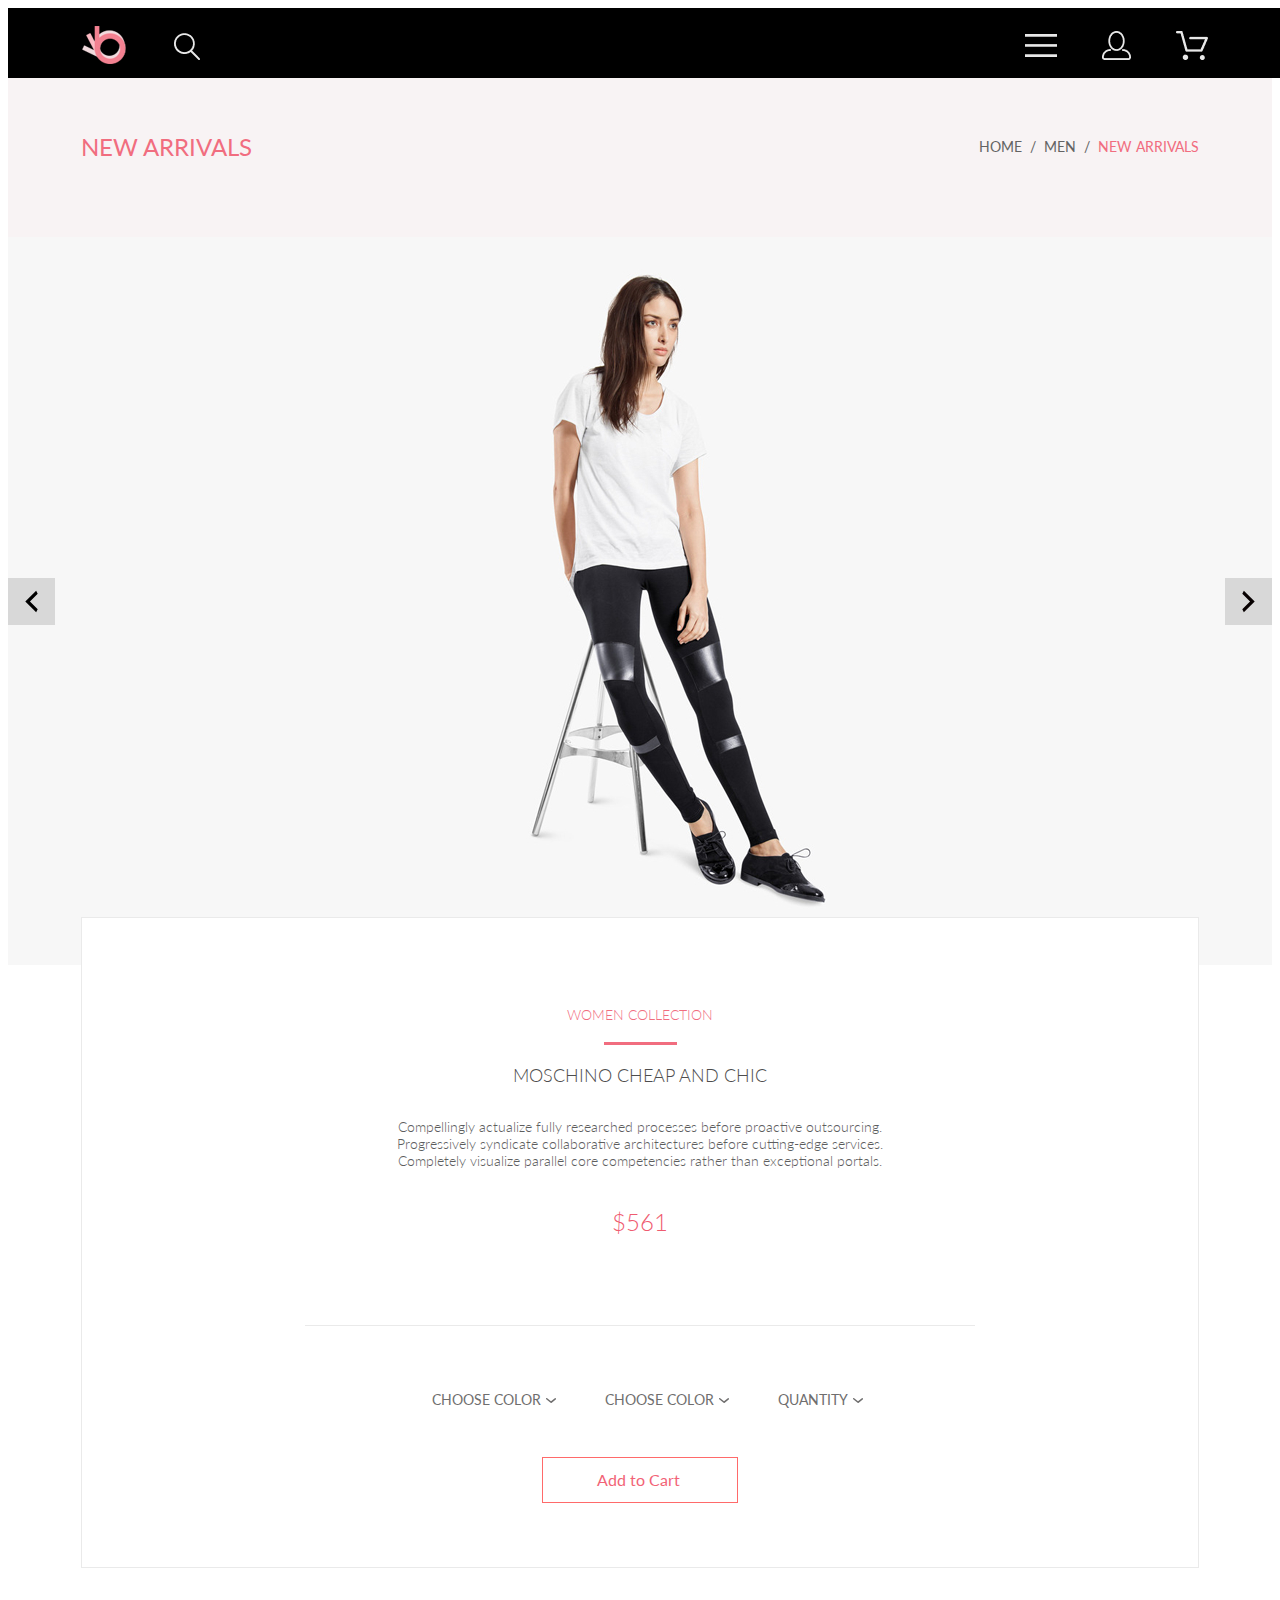
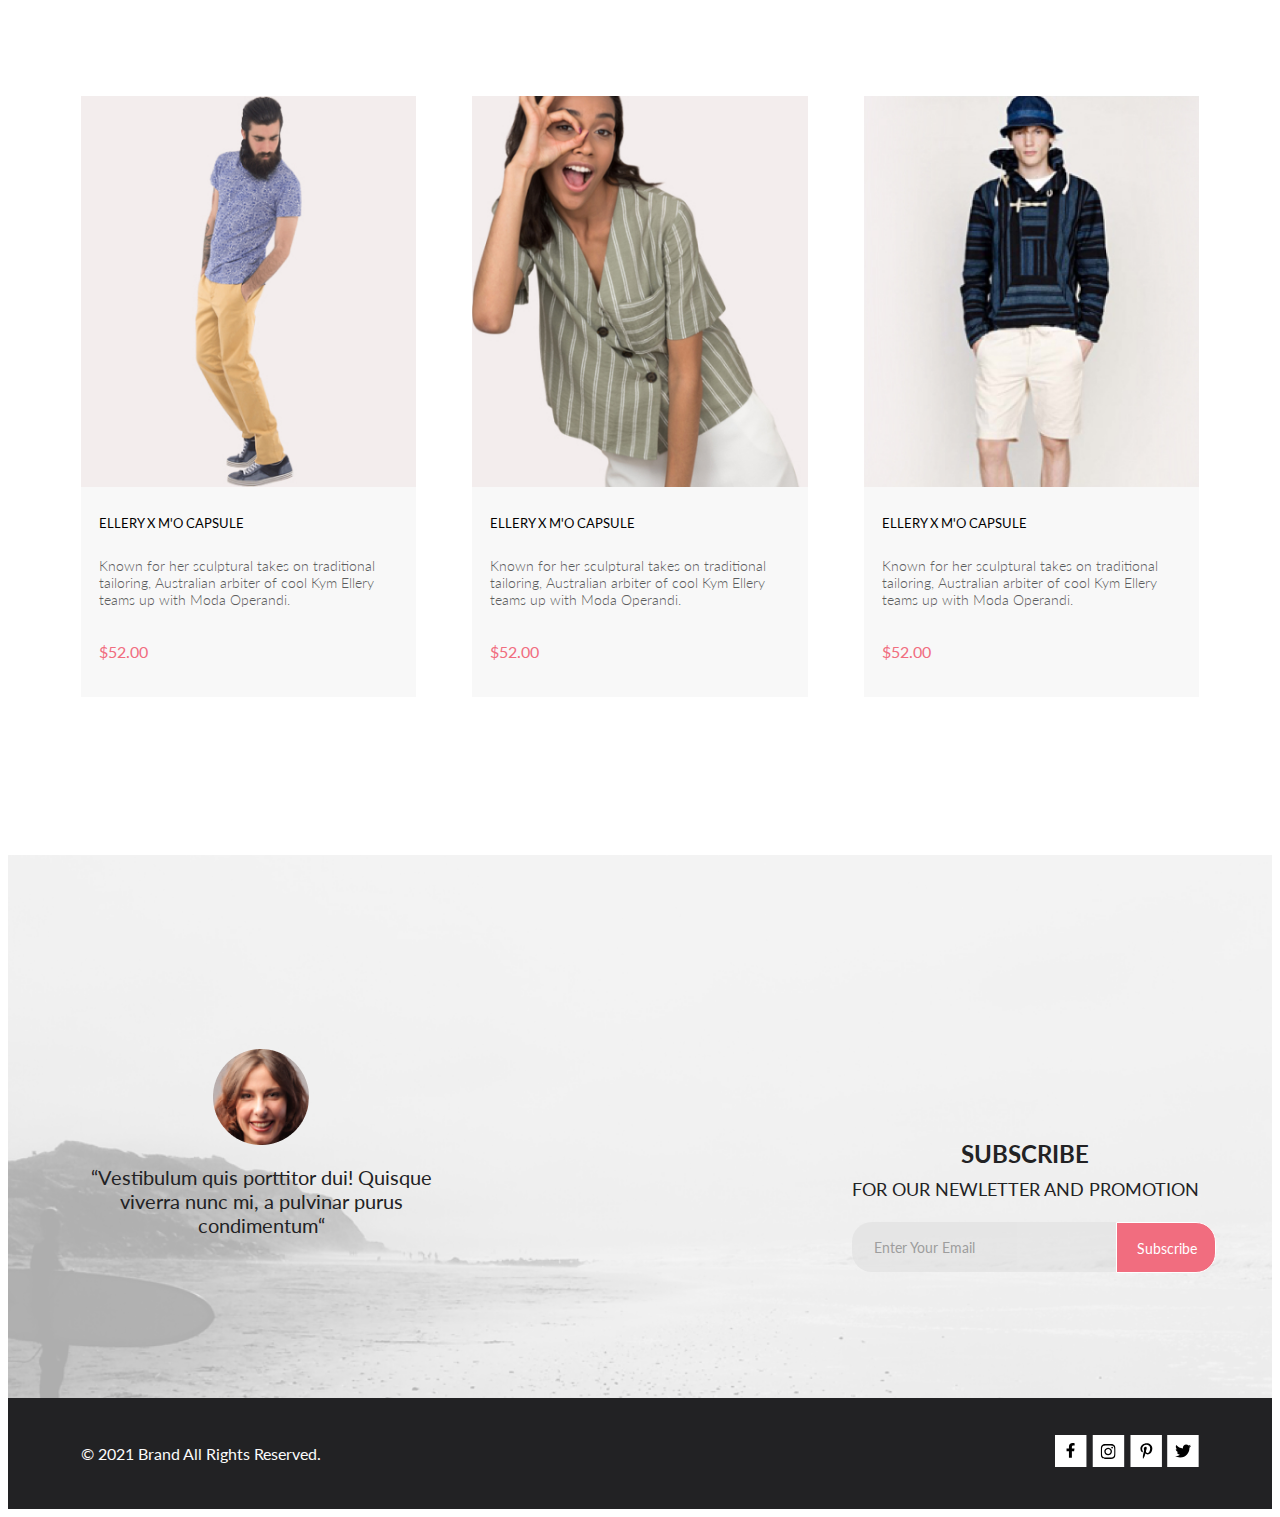
<file: product.html>
<!DOCTYPE html>
<html lang="en">

<head>
  <meta charset="UTF-8">
  <meta http-equiv="X-UA-Compatible" content="IE=edge">
  <meta name="viewport" content="width=device-width, initial-scale=1.0">
  <link rel="stylesheet" href="https://necolas.github.io/normalize.css/8.0.1/normalize.css">
  <link rel="stylesheet" href="css/style.css">
  <link rel="preconnect" href="https://fonts.gstatic.com">
  <link
    href="https://fonts.googleapis.com/css2?family=Lato:ital,wght@0,100;0,300;0,400;0,700;0,900;1,100;1,300;1,400;1,700;1,900&display=swap"
    rel="stylesheet">
  <link rel="icon" href="img/logo.svg" type="image/x-icon">
  <title>Online store</title>
</head>

<body>
<!-- product -->
  <header class="header">
    <div class="container">
      <div class="header__nav">
        <div class="header__logo--info">
          <div class="header__logo">
            <a href="index.html"><img class="header__logo--style" src="img/logo.svg" alt="logo"></a>
          </div>

          <div class="header__searh">
            <form class="search__style" action="#">
              <button class="header__search--button"><img class="header__serach--img" src="img/header/search.png"
                  alt=""></button>
              <input type="text" placeholder="Search.." name="search" class="header__search--srtong">
            </form>
          </div>

        </div>
        <div class="header__nav--info">
          <button id="burgeropen" class="header__nav--button"><img src="img/header/burger.png" alt="burger"></button>
          <div id="nav" class="header__menu">
            <img id="close" class="clouse__img" src="img/header/menu/Vector.svg" alt="menu">
            <h5 class="header__burger--heading">Menu</h5>
            <ul>
              <li class="header__menu--man"><a class="header__heading--fonts" href="#">MAN</a></li>
            </ul>
            <ul class="header__menu--content">
              <li class="header__menu--point"><a class="header__menu--link" href="#">Accessories</a></li>
              <li class="header__menu--point header__menu--margin"><a class="header__menu--link" href="#">Bags</a></li>
              <li class="header__menu--point header__menu--margin"><a class="header__menu--link" href="#">Denim</a></li>
              <li class="header__menu--point header__menu--margin"><a class="header__menu--link" href="#">T-Shirts</a>
              </li>
            </ul>
            <ul>
              <li class="header__menu--man"><a class="header__heading--fonts" href="#">WOMAN</a></li>
            </ul>
            <ul class="header__menu--content">
              <li class="header__menu--point"><a class="header__menu--link" href="#">Accessories</a></li>
              <li class="header__menu--point header__menu--margin"><a class="header__menu--link" href="#">Bags</a></li>
              <li class="header__menu--point header__menu--margin"><a class="header__menu--link" href="#">Denim</a></li>
              <li class="header__menu--point header__menu--margin"><a class="header__menu--link" href="#">T-Shirts</a>
              </li>
              <li class="header__menu--point header__menu--margin"><a class="header__menu--link" href="#">Shirts</a>
              </li>
            </ul>
            <ul>
              <li class="header__menu--man"><a class="header__heading--fonts" href="#">KIDS</a></li>
            </ul>
            <ul class="header__menu--content header__menu--bottom">
              <li class="header__menu--point"><a class="header__menu--link" href="#">Accessories</a></li>
              <li class="header__menu--point header__menu--margin"><a class="header__menu--link" href="#">Bags</a></li>
              <li class="header__menu--point header__menu--margin"><a class="header__menu--link" href="#">Denim</a></li>
              <li class="header__menu--point header__menu--margin"><a class="header__menu--link" href="#">T-Shirts</a>
              </li>
              <li class="header__menu--point header__menu--margin"><a class="header__menu--link" href="#">Shirts</a>
              </li>
              <li class="header__menu--point header__menu--margin"><a class="header__menu--link" href="#">Bags</a></li>
            </ul>
          </div>
          <button onclick="window.location.href = 'registration.html';" class="header__nav--button header__nav--none"><img src="img/header/user.png" alt="user"></button>
          <button onclick="window.location.href = 'cart.html';" class="header__nav--button header__nav--none"><img src="img/header/buy.png" alt="user"></button>
        </div>
      </div>
    </div>
  </header>

  <main>
    <section class="catalog">
      <div class="container">
        <div class="catalog__content">

          <div class="catalog__heading">
            <h1 class="catalog__heading--style">NEW ARRIVALS</h1>
          </div>

          <div class="catalog__nav">
            <a class="catalog__link delimiter" href="#">HOME</a>
            <a class="catalog__link delimiter" href="#">MEN</a>
            <a class="catalog__link catalog__active" href="#">NEW ARRIVALS</a>
          </div>
        </div>
      </div>
    </section>

    <section class="slider__info">
      <div class="slider__content">
        <button id="prev-btn" class="button__slider button__left"><svg width="13" height="23" viewBox="0 0 13 23"
            fill="none" xmlns="http://www.w3.org/2000/svg">
            <path
              d="M12.6998 3.7499L4.9498 11.4999L12.6998 19.2499L11.1498 22.3499L0.299805 11.4999L11.1498 0.649902L12.6998 3.7499Z"
              fill="black" />
          </svg></button>

        <div class="img__slider">
          <img class="slider__image" src="img/slider/slider1.jpg" alt="slider">
        </div>
        <div class="img__slider">
          <img class="slider__image" src="img/slider/slider1.jpg" alt="slider">
        </div>
        <div class="img__slider">
          <img class="slider__image" src="img/slider/slider1.jpg" alt="slider">
        </div>

        <button id="next-btn" class="button__slider button__right"><svg width="13" height="23" viewBox="0 0 13 23"
            fill="none" xmlns="http://www.w3.org/2000/svg">
            <path
              d="M0.299805 19.2499L8.0498 11.4999L0.299805 3.7499L1.8498 0.649902L12.6998 11.4999L1.8498 22.3499L0.299805 19.2499Z"
              fill="#070001" />
          </svg>
        </button>

      </div>
    </section>


    <section class="product__info">
      <div class="container">
        <div class="product__content--info">
           <div class="product__info--text">
             <h5 class="product__collection">WOMEN COLLECTION</h5>
             <p class="product__cheap">MOSCHINO CHEAP AND CHIC</p>
             <p class="product__fully">Compellingly actualize fully researched processes before proactive outsourcing. Progressively syndicate collaborative architectures before cutting-edge services. Completely visualize parallel core competencies rather than exceptional portals. </p>
             <p class="product__price">$561</p>
           </div>
           <span class="product__hr"></span>

           <div class="product__nav">
             <ul class="nav__list">
               <li><a class="product__link" href="#">CHOOSE COLOR</a></li>
               <li><a class="product__link" href="#">CHOOSE COLOR</a></li>
               <li><a class="product__link" href="#">QUANTITY</a></li>
             </ul>

             <div class="product__link--button">
              <button class="product__button"><svg class="product__svg" width="27" height="25" viewBox="0 0 27 25" fill="none" xmlns="http://www.w3.org/2000/svg">
                <path d="M21.876 22.2662C21.921 22.2549 21.9423 22.2339 21.96 22.2129C21.9678 22.2037 21.9756 22.1946 21.9835 22.1855C22.02 22.1438 22.0233 22.0553 22.0224 22.0105C22.0092 21.9044 21.9185 21.8315 21.8412 21.8315C21.8375 21.8315 21.8336 21.8317 21.8312 21.8318C21.7531 21.8372 21.6653 21.9409 21.6719 22.0625C21.6813 22.1793 21.7675 22.2662 21.8392 22.2662H21.876ZM8.21954 22.2599C8.31873 22.2599 8.39935 22.1655 8.39935 22.0496C8.39935 21.9341 8.31873 21.8401 8.21954 21.8401C8.12042 21.8401 8.03973 21.9341 8.03973 22.0496C8.03973 22.1655 8.12042 22.2599 8.21954 22.2599ZM21.9995 24.2662C21.9517 24.2662 21.8878 24.2662 21.8392 24.2662C20.7017 24.2662 19.7567 23.3545 19.6765 22.198C19.5964 20.9929 20.4937 19.9183 21.6953 19.8364C21.7441 19.8331 21.7928 19.8315 21.8412 19.8315C22.9799 19.8315 23.9413 20.7324 24.019 21.8884C24.0505 22.4915 23.8741 23.0612 23.4898 23.5012C23.1055 23.9575 22.5764 24.2177 21.9995 24.2662ZM8.21954 24.2599C7.01532 24.2599 6.03973 23.2709 6.03973 22.0496C6.03973 20.8291 7.01532 19.8401 8.21954 19.8401C9.42371 19.8401 10.3994 20.8291 10.3994 22.0496C10.3994 23.2709 9.42371 24.2599 8.21954 24.2599ZM21.1984 17.3938H9.13306C8.70013 17.3938 8.31586 17.1005 8.20331 16.6775L4.27753 2.24768H1.52173C0.993408 2.24768 0.560547 1.80859 0.560547 1.27039C0.560547 0.733032 0.993408 0.292969 1.52173 0.292969H4.99933C5.43134 0.292969 5.81561 0.586304 5.9281 1.01025L9.85394 15.4391H20.5576L24.1144 7.13379H12.2578C11.7286 7.13379 11.2957 6.69373 11.2957 6.15649C11.2957 5.61914 11.7286 5.17908 12.2578 5.17908H25.5886C25.9091 5.17908 26.2141 5.34192 26.3896 5.61914C26.566 5.89539 26.5984 6.23743 26.4697 6.547L22.0795 16.807C21.9193 17.1653 21.5827 17.3938 21.1984 17.3938Z" fill="#FF6A6A"/>
                </svg>
                Add to Cart
                </button>
             </div>
           </div>
           
        </div>

      </div>
    </section>


  <section class="product__cart">
    <div class="container">
      <div class="fetured__products">
        <div class="fetured__products--oneline">
          <div class="fetured__products--one">
            <div class="fetured__image--style">
              <img class="products__one--image" src="img/fetured/fetured4.jpg" alt="products">
              <div class="fetured__link--store">
                <a class="link__store" href="product.html">
                  <img class="link__store--image" src="img/fetured/buy.svg" alt="">Add to Cart</a>
              </div>
            </div>
  
            <div class="fetured__text">
              <p class="products__one--headline">ELLERY X M'O CAPSULE</p>
              <p class="products__one--text">Known for her sculptural takes on traditional tailoring, Australian
                arbiter of cool Kym Ellery teams up with Moda Operandi.</p>
              <p class="products__one--price">$52.00</p>
            </div>
          </div>
        </div>
  
        <div class="fetured__products--oneline">
          <div class="fetured__products--one">
            <div class="fetured__image--style">
              <img class="products__one--image" src="img/fetured/fetured6.jpg" alt="products">
              <div class="fetured__link--store">
                <a class="link__store" href="product.html">
                  <img class="link__store--image" src="img/fetured/buy.svg" alt="">Add to Cart</a>
              </div>
            </div>
  
            <div class="fetured__text">
              <p class="products__one--headline">ELLERY X M'O CAPSULE</p>
              <p class="products__one--text">Known for her sculptural takes on traditional tailoring, Australian
                arbiter of cool Kym Ellery teams up with Moda Operandi.</p>
              <p class="products__one--price">$52.00</p>
            </div>
          </div>
        </div>
  
        <div class="fetured__products--oneline fetured__link--product">
          <div class="fetured__products--one">
            <div class="fetured__image--style">
              <img class="products__one--image" src="img/fetured/fetured3.jpg" alt="products">
              <div class="fetured__link--store">
                <a class="link__store" href="product.html">
                  <img class="link__store--image" src="img/fetured/buy.svg" alt="">Add to Cart</a>
              </div>
            </div>
  
            <div class="fetured__text">
              <p class="products__one--headline">ELLERY X M'O CAPSULE</p>
              <p class="products__one--text">Known for her sculptural takes on traditional tailoring, Australian
                arbiter of cool Kym Ellery teams up with Moda Operandi.</p>
              <p class="products__one--price">$52.00</p>
            </div>
          </div>
        </div>
      </div>
    </div>
  </section>



  <section class="connection product__connection">
    <div class="container">
      <div class="connection__content">
        <div class="connection__info">
          <img class="connection__image" src="img/connection/connection1.png" alt="">
          <p class="connection__text">“Vestibulum quis porttitor dui! Quisque viverra nunc mi, a pulvinar purus
            condimentum“</p>
        </div>

        <div class="connection__email">
          <h4 class="connection__email--heading">SUBSCRIBE</h4>
          <p class="connection__email--text">FOR OUR NEWLETTER AND PROMOTION</p>
          <form class="connection__form" action="#">
            <input class="connection__input" type="email" name="email" placeholder="Enter Your Email">
            <button class="connection__button" type="submit">Subscribe</button>
          </form>
        </div>
      </div>

    </div>
  </section>
</main>

<footer class="footer">
  <div class="container">
    <div class="footer__content">
      <div class="footer__info">
        <p class="footer__text">© 2021 Brand All Rights Reserved.</p>
      </div>
      <div class="footer__social">

        <a class="footer__link" href="#" target="_blank" rel="noopener noreferrer">
          <svg class="svg__social" width="32" height="32" viewBox="0 0 32 32" fill="none"
            xmlns="http://www.w3.org/2000/svg">
            <path class="fill__effects" d="M31.4506 0H0V32H31.4506V0Z" fill="white" />

            <path class="fill__effects--two"
              d="M19.0884 16.28L19.5069 13.616H16.8902V11.8873C16.8902 11.1585 17.2557 10.4481 18.4277 10.4481H19.6172V8.17997C19.6172 8.17997 18.5377 8 17.5056 8C15.3507 8 13.9422 9.27593 13.9422 11.5857V13.616H11.5469V16.28H13.9422V22.72H16.8902V16.28H19.0884Z"
              fill="black" />
          </svg>
        </a>

        <a class="footer__link" href="#" target="_blank" rel="noopener noreferrer">
          <svg width="33" height="32" viewBox="0 0 33 32" fill="none" xmlns="http://www.w3.org/2000/svg">
            <path class="fill__effects" d="M32.1889 0H0.738281V32H32.1889V0Z" fill="white" />
            <g clip-path="url(#clip0)">
              <path class="fill__effects--two"
                d="M16.139 12.6816C14.0238 12.6816 12.3177 14.3849 12.3177 16.4966C12.3177 18.6083 14.0238 20.3117 16.139 20.3117C18.2541 20.3117 19.9602 18.6083 19.9602 16.4966C19.9602 14.3849 18.2541 12.6816 16.139 12.6816ZM16.139 18.9769C14.7721 18.9769 13.6547 17.8646 13.6547 16.4966C13.6547 15.1287 14.7688 14.0164 16.139 14.0164C17.5092 14.0164 18.6233 15.1287 18.6233 16.4966C18.6233 17.8646 17.5058 18.9769 16.139 18.9769V18.9769ZM21.0078 12.5255C21.0078 13.0203 20.6087 13.4154 20.1165 13.4154C19.621 13.4154 19.2252 13.0169 19.2252 12.5255C19.2252 12.0341 19.6243 11.6357 20.1165 11.6357C20.6087 11.6357 21.0078 12.0341 21.0078 12.5255ZM23.5386 13.4287C23.4821 12.2367 23.2094 11.1808 22.3347 10.3109C21.4634 9.44097 20.4058 9.1687 19.2119 9.10894C17.9814 9.03921 14.2932 9.03921 13.0627 9.10894C11.8721 9.16538 10.8145 9.43765 9.93987 10.3076C9.06522 11.1775 8.79584 12.2333 8.73597 13.4253C8.66613 14.6539 8.66613 18.3361 8.73597 19.5646C8.79251 20.7566 9.06522 21.8124 9.93987 22.6824C10.8145 23.5523 11.8688 23.8246 13.0627 23.8843C14.2932 23.9541 17.9814 23.9541 19.2119 23.8843C20.4058 23.8279 21.4634 23.5556 22.3347 22.6824C23.2061 21.8124 23.4788 20.7566 23.5386 19.5646C23.6085 18.3361 23.6085 14.6572 23.5386 13.4287V13.4287ZM21.949 20.8828C21.6895 21.5335 21.1874 22.0349 20.5322 22.2972C19.5511 22.6857 17.2231 22.596 16.139 22.596C15.0548 22.596 12.7235 22.6824 11.7457 22.2972C11.0939 22.0382 10.5917 21.5369 10.329 20.8828C9.93987 19.9033 10.0297 17.5791 10.0297 16.4966C10.0297 15.4142 9.9432 13.0867 10.329 12.1105C10.5884 11.4597 11.0906 10.9583 11.7457 10.696C12.7268 10.3076 15.0548 10.3972 16.139 10.3972C17.2231 10.3972 19.5545 10.3109 20.5322 10.696C21.184 10.955 21.6862 11.4564 21.949 12.1105C22.3381 13.09 22.2483 15.4142 22.2483 16.4966C22.2483 17.5791 22.3381 19.9066 21.949 20.8828Z"
                fill="black" />
            </g>
            <defs>
              <clipPath id="clip0">
                <rect width="14.8991" height="17" fill="white" transform="translate(8.68555 8)" />
              </clipPath>
            </defs>
          </svg>
        </a>

        <a class="footer__link" href="#" target="_blank" rel="noopener noreferrer">
          <svg width="32" height="32" viewBox="0 0 32 32" fill="none" xmlns="http://www.w3.org/2000/svg">
            <path class="fill__effects" d="M31.9252 0H0.474609V32H31.9252V0Z" fill="white" />
            <g clip-path="url(#clip0)">
              <path class="fill__effects--two"
                d="M16.7403 8.20312C13.5556 8.20312 10.4082 10.3406 10.4082 13.8C10.4082 16 11.6374 17.25 12.3823 17.25C12.6896 17.25 12.8666 16.3875 12.8666 16.1438C12.8666 15.8531 12.1309 15.2344 12.1309 14.025C12.1309 11.5125 14.0305 9.73125 16.4889 9.73125C18.6027 9.73125 20.1671 10.9406 20.1671 13.1625C20.1671 14.8219 19.506 17.9344 17.3642 17.9344C16.5913 17.9344 15.9302 17.3719 15.9302 16.5656C15.9302 15.3844 16.7496 14.2406 16.7496 13.0219C16.7496 10.9531 13.835 11.3281 13.835 13.8281C13.835 14.3531 13.9002 14.9344 14.133 15.4125C13.7046 17.2687 12.8293 20.0344 12.8293 21.9469C12.8293 22.5375 12.9131 23.1188 12.969 23.7094C13.0745 23.8281 13.0218 23.8156 13.1832 23.7563C14.7476 21.6 14.6917 21.1781 15.3994 18.3562C15.7812 19.0875 16.7683 19.4812 17.5505 19.4812C20.8469 19.4812 22.3275 16.2469 22.3275 13.3313C22.3275 10.2281 19.6643 8.20312 16.7403 8.20312Z"
                fill="black" />
            </g>
            <defs>
                <rect width="11.9193" height="16" fill="white" transform="translate(10.4082 8)" />
            </defs>
          </svg>
        </a>

        <a class="footer__link" href="#" target="_blank" rel="noopener noreferrer">
          <svg width="32" height="32" viewBox="0 0 32 32" fill="none" xmlns="http://www.w3.org/2000/svg">
            <path class="fill__effects" d="M31.6635 0H0.212891V32H31.6635V0Z" fill="white" />
              <path class="fill__effects--two"
                d="M22.417 12.7405C22.427 12.8826 22.427 13.0248 22.427 13.1669C22.427 17.5019 19.1498 22.4969 13.1599 22.4969C11.3145 22.4969 9.60022 21.9588 8.1582 21.0248C8.4204 21.0552 8.67247 21.0654 8.94475 21.0654C10.4674 21.0654 11.8691 20.5476 12.9884 19.6644C11.5565 19.6339 10.3565 18.6898 9.94305 17.3903C10.1447 17.4207 10.3464 17.441 10.5582 17.441C10.8506 17.441 11.1431 17.4004 11.4153 17.3294C9.92291 17.0248 8.80355 15.705 8.80355 14.1111V14.0705C9.23715 14.3141 9.74139 14.4664 10.2758 14.4867C9.39849 13.8979 8.82373 12.8928 8.82373 11.7557C8.82373 11.1466 8.98504 10.5882 9.26741 10.1009C10.8708 12.0908 13.2809 13.3902 15.9833 13.5324C15.9329 13.2887 15.9027 13.035 15.9027 12.7811C15.9027 10.974 17.3548 9.50195 19.1598 9.50195C20.0976 9.50195 20.9446 9.89789 21.5396 10.5375C22.2757 10.3954 22.9816 10.1212 23.6068 9.74561C23.3648 10.507 22.8505 11.1466 22.1749 11.5527C22.8304 11.4817 23.4657 11.2989 24.0505 11.0451C23.6069 11.6948 23.0522 12.2735 22.417 12.7405V12.7405Z"
                fill="black" />
            <defs>
                <rect width="15.8924" height="16" fill="white" transform="translate(8.1582 8)" />
            </defs>
          </svg>
        </a>

      </div>
    </div>


  </div>
</footer>


<script src="js/main.js"></script>
<script src="js/slider.js"></script>
</body>

</html>
</file>
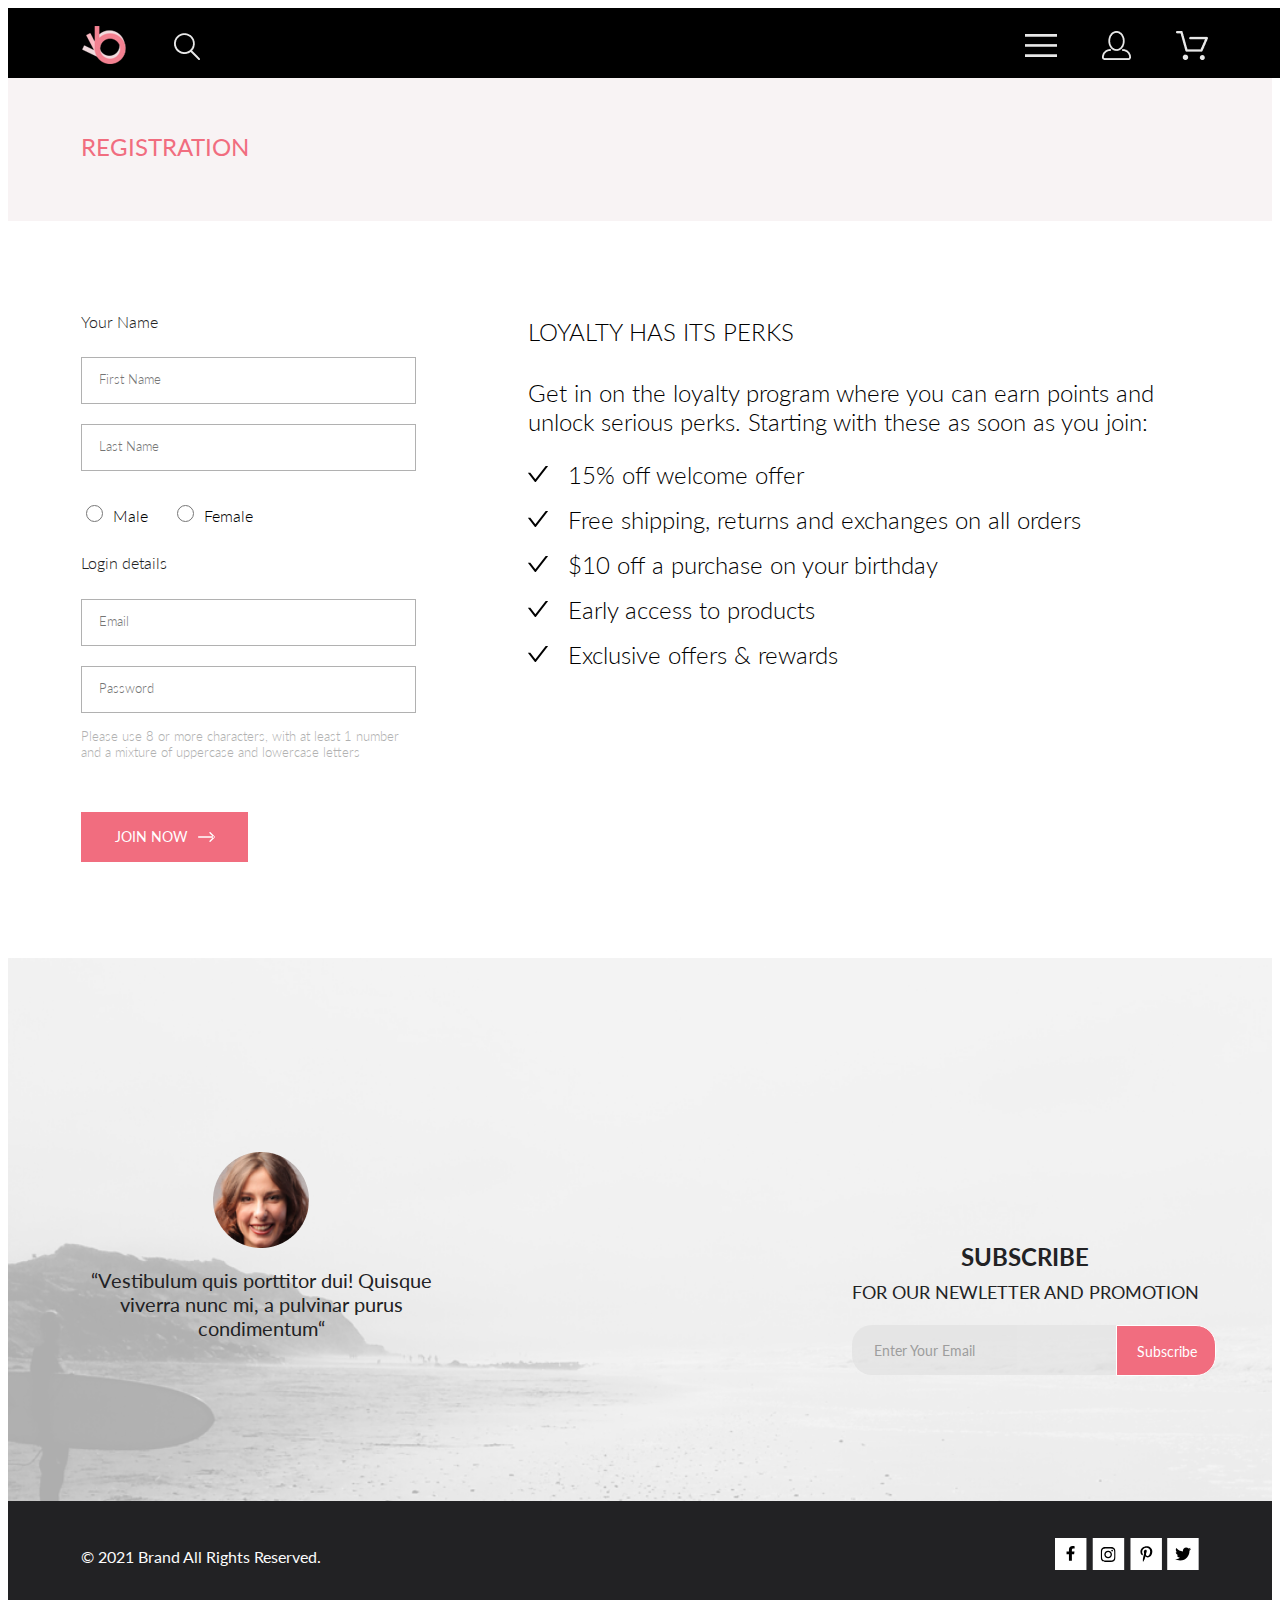
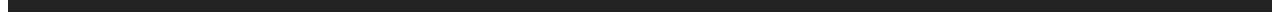
<file: registration.html>
<!DOCTYPE html>
<html lang="en">

<head>
  <meta charset="UTF-8">
  <meta http-equiv="X-UA-Compatible" content="IE=edge">
  <meta name="viewport" content="width=device-width, initial-scale=1.0">
  <link rel="stylesheet" href="https://necolas.github.io/normalize.css/8.0.1/normalize.css">
  <link rel="stylesheet" href="css/style.css">
  <link rel="preconnect" href="https://fonts.gstatic.com">
  <link
    href="https://fonts.googleapis.com/css2?family=Lato:ital,wght@0,100;0,300;0,400;0,700;0,900;1,100;1,300;1,400;1,700;1,900&display=swap"
    rel="stylesheet">
  <link rel="icon" href="img/logo.svg" type="image/x-icon">
  <title>Online store</title>
</head>
<!-- registration -->
<body>
  <header class="header">
    <div class="container">
      <div class="header__nav">
        <div class="header__logo--info">
          <div class="header__logo">
            <a href="index.html"><img class="header__logo--style" src="img/logo.svg" alt="logo"></a>
          </div>

          <div class="header__searh">
            <form class="search__style" action="#">
              <button class="header__search--button"><img class="header__serach--img" src="img/header/search.png"
                  alt=""></button>
              <input type="text" placeholder="Search.." name="search" class="header__search--srtong">
            </form>
          </div>

        </div>
        <div class="header__nav--info">
          <button id="burgeropen" class="header__nav--button"><img src="img/header/burger.png" alt="burger"></button>
          <div id="nav" class="header__menu">
            <img id="close" class="clouse__img" src="img/header/menu/Vector.svg" alt="menu">
            <h5 class="header__burger--heading">Menu</h5>
            <ul>
              <li class="header__menu--man"><a class="header__heading--fonts" href="#">MAN</a></li>
            </ul>
            <ul class="header__menu--content">
              <li class="header__menu--point"><a class="header__menu--link" href="#">Accessories</a></li>
              <li class="header__menu--point header__menu--margin"><a class="header__menu--link" href="#">Bags</a></li>
              <li class="header__menu--point header__menu--margin"><a class="header__menu--link" href="#">Denim</a></li>
              <li class="header__menu--point header__menu--margin"><a class="header__menu--link" href="#">T-Shirts</a>
              </li>
            </ul>
            <ul>
              <li class="header__menu--man"><a class="header__heading--fonts" href="#">WOMAN</a></li>
            </ul>
            <ul class="header__menu--content">
              <li class="header__menu--point"><a class="header__menu--link" href="#">Accessories</a></li>
              <li class="header__menu--point header__menu--margin"><a class="header__menu--link" href="#">Bags</a></li>
              <li class="header__menu--point header__menu--margin"><a class="header__menu--link" href="#">Denim</a></li>
              <li class="header__menu--point header__menu--margin"><a class="header__menu--link" href="#">T-Shirts</a>
              </li>
              <li class="header__menu--point header__menu--margin"><a class="header__menu--link" href="#">Shirts</a>
              </li>
            </ul>
            <ul>
              <li class="header__menu--man"><a class="header__heading--fonts" href="#">KIDS</a></li>
            </ul>
            <ul class="header__menu--content header__menu--bottom">
              <li class="header__menu--point"><a class="header__menu--link" href="#">Accessories</a></li>
              <li class="header__menu--point header__menu--margin"><a class="header__menu--link" href="#">Bags</a></li>
              <li class="header__menu--point header__menu--margin"><a class="header__menu--link" href="#">Denim</a></li>
              <li class="header__menu--point header__menu--margin"><a class="header__menu--link" href="#">T-Shirts</a>
              </li>
              <li class="header__menu--point header__menu--margin"><a class="header__menu--link" href="#">Shirts</a>
              </li>
              <li class="header__menu--point header__menu--margin"><a class="header__menu--link" href="#">Bags</a></li>
            </ul>
          </div>
          <button onclick="window.location.href = 'registration.html';" class="header__nav--button header__nav--none"><img src="img/header/user.png" alt="user"></button>
          <button onclick="window.location.href = 'cart.html';" class="header__nav--button header__nav--none"><img src="img/header/buy.png" alt="user"></button>
        </div>
      </div>

    </div>
  </header>

  <main>
    <section class="card__heading">
      <div class="card__background">
       <section class="container">
         <div class="card__heading--text">
           <h1 class="card__shopping">REGISTRATION</h1>
         </div>
      </div>
    </section>

    <section class="registration">
      <div class="container">
        <div class="registration__content">

          <div class="registration__form">
            <form class="registration__form--info" action="#">
              <h5 class="registration__heading">Your Name</h5>

              <input class="registration__input" type="text" placeholder="First Name">
              <input class="registration__input registraion__last" type="text" placeholder="Last Name">

              <div class="registration__checkbox">
                <label class="registration__radio--input" for="radio"><input  type="radio">Male</label>
                <label class="registration__radio--input" for="radio"><input  type="radio">Female</label>
              </div>

              <h5 class="registration__heading">Login details</h5>

              <input class="registration__input" type="text" placeholder="Email">
              <input class="registration__input registraion__last" type="text" placeholder="Password">
              <p class="registration__form--text">Please use 8 or more characters, with at least 1 number and a mixture of uppercase and lowercase letters</p>
              <button class="registration__button" type="submit">JOIN NOW 

                <svg width="17" height="10" viewBox="0 0 17 10" fill="none" xmlns="http://www.w3.org/2000/svg">
                  <path class="hoverlock" fill-rule="evenodd" clip-rule="evenodd" d="M11.54 0.208095C11.6058 0.142131 11.684 0.0897967 11.77 0.0540883C11.8561 0.01838 11.9483 0 12.0415 0C12.1347 0 12.2269 0.01838 12.313 0.0540883C12.399 0.0897967 12.4772 0.142131 12.543 0.208095L16.7929 4.458C16.8589 4.5238 16.9112 4.60196 16.9469 4.68802C16.9826 4.77407 17.001 4.86632 17.001 4.95949C17.001 5.05266 16.9826 5.14491 16.9469 5.23097C16.9112 5.31702 16.8589 5.39518 16.7929 5.46098L12.543 9.71089C12.41 9.84389 12.2296 9.91861 12.0415 9.91861C11.8534 9.91861 11.673 9.84389 11.54 9.71089C11.407 9.57788 11.3323 9.39749 11.3323 9.2094C11.3323 9.0213 11.407 8.84091 11.54 8.70791L15.2898 4.95949L11.54 1.21107C11.474 1.14528 11.4217 1.06711 11.386 0.981059C11.3503 0.895005 11.3319 0.802752 11.3319 0.709584C11.3319 0.616415 11.3503 0.524162 11.386 0.438109C11.4217 0.352055 11.474 0.273891 11.54 0.208095Z M0 4.95948C0 4.77162 0.0746263 4.59146 0.207462 4.45862C0.340297 4.32579 0.52046 4.25116 0.708318 4.25116H15.583C15.7708 4.25116 15.951 4.32579 16.0838 4.45862C16.2167 4.59146 16.2913 4.77162 16.2913 4.95948C16.2913 5.14734 16.2167 5.3275 16.0838 5.46033C15.951 5.59317 15.7708 5.6678 15.583 5.6678H0.708318C0.52046 5.6678 0.340297 5.59317 0.207462 5.46033C0.0746263 5.3275 0 5.14734 0 4.95948Z"" fill="white"/>
                  </svg>
                  
              </button>
            </form>
          </div>

          <div class="registration__info">

            <h4 class="registraion__hast">LOYALTY HAS ITS PERKS</h4>
            <p class="registraion__loyalty">Get in on the loyalty program where you can earn points and unlock serious perks. Starting with these as soon as you join:</p>

            <ul class="registration__list">
              <li class="registration__list--style">15% off welcome offer</li>
              <li>Free shipping, returns and exchanges on all orders</li>
              <li>$10 off a purchase on your birthday</li>
              <li>Early access to products</li>
              <li>Exclusive offers & rewards</li>
            </ul>

          </div>
        </div>
        
      </div>
    </section>

    <section class="connection connection__registration">
      <div class="container">
        <div class="connection__content">
          <div class="connection__info">
            <img class="connection__image" src="img/connection/connection1.png" alt="">
            <p class="connection__text">“Vestibulum quis porttitor dui! Quisque viverra nunc mi, a pulvinar purus
              condimentum“</p>
          </div>

          <div class="connection__email">
            <h4 class="connection__email--heading">SUBSCRIBE</h4>
            <p class="connection__email--text">FOR OUR NEWLETTER AND PROMOTION</p>
            <form class="connection__form" action="#">
              <input class="connection__input" type="email" name="email" placeholder="Enter Your Email">
              <button class="connection__button" type="submit">Subscribe</button>
            </form>
          </div>
        </div>

      </div>
    </section>

  </main>

  <footer class="footer">
    <div class="container">
      <div class="footer__content">
        <div class="footer__info">
          <p class="footer__text">© 2021 Brand All Rights Reserved.</p>
        </div>
        <div class="footer__social">

          <a class="footer__link" href="#" target="_blank" rel="noopener noreferrer">
            <svg class="svg__social" width="32" height="32" viewBox="0 0 32 32" fill="none"
              xmlns="http://www.w3.org/2000/svg">
              <path class="fill__effects" d="M31.4506 0H0V32H31.4506V0Z" fill="white" />

              <path class="fill__effects--two"
                d="M19.0884 16.28L19.5069 13.616H16.8902V11.8873C16.8902 11.1585 17.2557 10.4481 18.4277 10.4481H19.6172V8.17997C19.6172 8.17997 18.5377 8 17.5056 8C15.3507 8 13.9422 9.27593 13.9422 11.5857V13.616H11.5469V16.28H13.9422V22.72H16.8902V16.28H19.0884Z"
                fill="black" />
            </svg>
          </a>

          <a class="footer__link" href="#" target="_blank" rel="noopener noreferrer">
            <svg width="33" height="32" viewBox="0 0 33 32" fill="none" xmlns="http://www.w3.org/2000/svg">
              <path class="fill__effects" d="M32.1889 0H0.738281V32H32.1889V0Z" fill="white" />
              <g clip-path="url(#clip0)">
                <path class="fill__effects--two"
                  d="M16.139 12.6816C14.0238 12.6816 12.3177 14.3849 12.3177 16.4966C12.3177 18.6083 14.0238 20.3117 16.139 20.3117C18.2541 20.3117 19.9602 18.6083 19.9602 16.4966C19.9602 14.3849 18.2541 12.6816 16.139 12.6816ZM16.139 18.9769C14.7721 18.9769 13.6547 17.8646 13.6547 16.4966C13.6547 15.1287 14.7688 14.0164 16.139 14.0164C17.5092 14.0164 18.6233 15.1287 18.6233 16.4966C18.6233 17.8646 17.5058 18.9769 16.139 18.9769V18.9769ZM21.0078 12.5255C21.0078 13.0203 20.6087 13.4154 20.1165 13.4154C19.621 13.4154 19.2252 13.0169 19.2252 12.5255C19.2252 12.0341 19.6243 11.6357 20.1165 11.6357C20.6087 11.6357 21.0078 12.0341 21.0078 12.5255ZM23.5386 13.4287C23.4821 12.2367 23.2094 11.1808 22.3347 10.3109C21.4634 9.44097 20.4058 9.1687 19.2119 9.10894C17.9814 9.03921 14.2932 9.03921 13.0627 9.10894C11.8721 9.16538 10.8145 9.43765 9.93987 10.3076C9.06522 11.1775 8.79584 12.2333 8.73597 13.4253C8.66613 14.6539 8.66613 18.3361 8.73597 19.5646C8.79251 20.7566 9.06522 21.8124 9.93987 22.6824C10.8145 23.5523 11.8688 23.8246 13.0627 23.8843C14.2932 23.9541 17.9814 23.9541 19.2119 23.8843C20.4058 23.8279 21.4634 23.5556 22.3347 22.6824C23.2061 21.8124 23.4788 20.7566 23.5386 19.5646C23.6085 18.3361 23.6085 14.6572 23.5386 13.4287V13.4287ZM21.949 20.8828C21.6895 21.5335 21.1874 22.0349 20.5322 22.2972C19.5511 22.6857 17.2231 22.596 16.139 22.596C15.0548 22.596 12.7235 22.6824 11.7457 22.2972C11.0939 22.0382 10.5917 21.5369 10.329 20.8828C9.93987 19.9033 10.0297 17.5791 10.0297 16.4966C10.0297 15.4142 9.9432 13.0867 10.329 12.1105C10.5884 11.4597 11.0906 10.9583 11.7457 10.696C12.7268 10.3076 15.0548 10.3972 16.139 10.3972C17.2231 10.3972 19.5545 10.3109 20.5322 10.696C21.184 10.955 21.6862 11.4564 21.949 12.1105C22.3381 13.09 22.2483 15.4142 22.2483 16.4966C22.2483 17.5791 22.3381 19.9066 21.949 20.8828Z"
                  fill="black" />
              </g>
              <defs>
                <clipPath id="clip0">
                  <rect width="14.8991" height="17" fill="white" transform="translate(8.68555 8)" />
                </clipPath>
              </defs>
            </svg>
          </a>

          <a class="footer__link" href="#" target="_blank" rel="noopener noreferrer">
            <svg width="32" height="32" viewBox="0 0 32 32" fill="none" xmlns="http://www.w3.org/2000/svg">
              <path class="fill__effects" d="M31.9252 0H0.474609V32H31.9252V0Z" fill="white" />
              <g clip-path="url(#clip0)">
                <path class="fill__effects--two"
                  d="M16.7403 8.20312C13.5556 8.20312 10.4082 10.3406 10.4082 13.8C10.4082 16 11.6374 17.25 12.3823 17.25C12.6896 17.25 12.8666 16.3875 12.8666 16.1438C12.8666 15.8531 12.1309 15.2344 12.1309 14.025C12.1309 11.5125 14.0305 9.73125 16.4889 9.73125C18.6027 9.73125 20.1671 10.9406 20.1671 13.1625C20.1671 14.8219 19.506 17.9344 17.3642 17.9344C16.5913 17.9344 15.9302 17.3719 15.9302 16.5656C15.9302 15.3844 16.7496 14.2406 16.7496 13.0219C16.7496 10.9531 13.835 11.3281 13.835 13.8281C13.835 14.3531 13.9002 14.9344 14.133 15.4125C13.7046 17.2687 12.8293 20.0344 12.8293 21.9469C12.8293 22.5375 12.9131 23.1188 12.969 23.7094C13.0745 23.8281 13.0218 23.8156 13.1832 23.7563C14.7476 21.6 14.6917 21.1781 15.3994 18.3562C15.7812 19.0875 16.7683 19.4812 17.5505 19.4812C20.8469 19.4812 22.3275 16.2469 22.3275 13.3313C22.3275 10.2281 19.6643 8.20312 16.7403 8.20312Z"
                  fill="black" />
              </g>
              <defs>
                  <rect width="11.9193" height="16" fill="white" transform="translate(10.4082 8)" />
              </defs>
            </svg>
          </a>

          <a class="footer__link" href="#" target="_blank" rel="noopener noreferrer">
            <svg width="32" height="32" viewBox="0 0 32 32" fill="none" xmlns="http://www.w3.org/2000/svg">
              <path class="fill__effects" d="M31.6635 0H0.212891V32H31.6635V0Z" fill="white" />
                <path class="fill__effects--two"
                  d="M22.417 12.7405C22.427 12.8826 22.427 13.0248 22.427 13.1669C22.427 17.5019 19.1498 22.4969 13.1599 22.4969C11.3145 22.4969 9.60022 21.9588 8.1582 21.0248C8.4204 21.0552 8.67247 21.0654 8.94475 21.0654C10.4674 21.0654 11.8691 20.5476 12.9884 19.6644C11.5565 19.6339 10.3565 18.6898 9.94305 17.3903C10.1447 17.4207 10.3464 17.441 10.5582 17.441C10.8506 17.441 11.1431 17.4004 11.4153 17.3294C9.92291 17.0248 8.80355 15.705 8.80355 14.1111V14.0705C9.23715 14.3141 9.74139 14.4664 10.2758 14.4867C9.39849 13.8979 8.82373 12.8928 8.82373 11.7557C8.82373 11.1466 8.98504 10.5882 9.26741 10.1009C10.8708 12.0908 13.2809 13.3902 15.9833 13.5324C15.9329 13.2887 15.9027 13.035 15.9027 12.7811C15.9027 10.974 17.3548 9.50195 19.1598 9.50195C20.0976 9.50195 20.9446 9.89789 21.5396 10.5375C22.2757 10.3954 22.9816 10.1212 23.6068 9.74561C23.3648 10.507 22.8505 11.1466 22.1749 11.5527C22.8304 11.4817 23.4657 11.2989 24.0505 11.0451C23.6069 11.6948 23.0522 12.2735 22.417 12.7405V12.7405Z"
                  fill="black" />
              <defs>
                  <rect width="15.8924" height="16" fill="white" transform="translate(8.1582 8)" />
              </defs>
            </svg>
          </a>

        </div>
      </div>


    </div>
  </footer>

  <script src="js/hover.js"></script>
  <script src="js/main.js"></script>
</body>
</html>
</file>
<file: css/style.css>
.container {
  max-width: 1160px;
  padding: 0 0.625rem;
  margin: 0 auto;
  width: 90%;
}

button {
  cursor: pointer;
}

img {
  max-width: 100%;
}

*, *:before, *:after {
  box-sizing: border-box;
}

.header {
  background: #000;
  padding: 1.125rem 0 0.625rem 0;
  position: fixed;
  width: 100%;
  z-index: 10;
}

.header__nav {
  display: flex;
  justify-content: space-between;
}

.header__logo--style {
  width: 2.75rem;
  height: 2.375rem;
}

.header__logo--info {
  display: flex;
  align-items: center;
}

.header__search--button {
  border: none;
  outline: none;
  background: #000;
  display: flex;
  align-items: center;
}

.header__nav--button {
  background: #000;
  border: none;
  outline: none;
}

.header__nav--button:not(:last-child) {
  margin: 0 2.0625rem 0 0;
}

.header__search--srtong {
  border-radius: 15px;
  display: none;
}

._searchactive {
  display: block;
}

.header__searh {
  margin-left: 2.5625rem;
}

.search__style {
  display: flex;
  justify-content: space-between;
}

.header__nav--info {
  align-items: center;
  display: flex;
}

.header__menu {
  display: none;
  height: auto;
  width: 14.5rem;
  background: #fff;
  position: absolute;
  right: 0;
  top: 4.375rem;
  box-shadow: 0 0 10px rgba(0, 0, 0, 0.5);
  z-index: 10;
}

._open {
  display: block;
}

.clouse__img {
  position: absolute;
  right: 10px;
  top: 10px;
  cursor: pointer;
}

.header__burger--heading {
  padding: 2.3125rem 8.9375rem 0 2.125rem;
  font-family: Lato;
  font-style: normal;
  font-weight: bold;
  font-size: 0.875rem;
  line-height: 1.0625rem;
  color: #000000;
}

.header__menu--man {
  list-style-type: none;
}

.header__heading--fonts {
  text-decoration: none;
  font-family: Lato;
  font-style: normal;
  font-weight: normal;
  font-size: 0.875rem;
  line-height: 1.0625rem;
  color: #F16D7F;
}

.header__menu--content {
  margin-left: 1rem;
}

.header__menu--point {
  list-style-type: none;
}

.header__menu--margin {
  margin-top: 0.6875rem;
}

.header__menu--link {
  font-family: Lato;
  font-style: normal;
  font-weight: normal;
  font-size: 0.875rem;
  line-height: 1.0625rem;
  color: #6F6E6E;
  text-decoration: none;
}

.header__menu--link:hover {
  color: #F16D7F;
  transition: all 0.5s;
}

.header__menu--bottom {
  padding-bottom: 6.25rem;
}

.promo {
  background-color: #F1E4E6;
  padding-top: 6rem;
}

.promo__image {
  background: url(../img/promo/promomen.png) no-repeat -11.25rem bottom/cover;
  width: 50%;
  height: 40rem;
}

.promo__content {
  display: flex;
  justify-content: space-around;
}

.promo__info {
  max-width: 23.5625rem;
  width: 50%;
  display: flex;
  justify-content: center;
  align-items: center;
}

.promo__heading {
  font-family: Lato;
  font-style: normal;
  font-weight: 900;
  font-size: 3rem;
  line-height: 3.625rem;
  color: #222222;
  border-left: 0.75rem solid #F16D7F;
  padding: 0 0 0 0.75rem;
}

.promo__heading--text {
  font-family: Lato;
  font-style: normal;
  font-weight: bold;
  font-size: 1.4375rem;
  line-height: 2.375rem;
}

.promo__heading--fashion {
  color: #F16D7F;
}

.content__image--min {
  display: flex;
  justify-content: space-between;
  margin-top: 4.0625rem;
}

.content__image--one {
  position: relative;
  cursor: pointer;
}

.content__image--one::after {
  content: "";
  position: absolute;
  background: rgba(33, 22, 22, 0.7);
  z-index: 2;
  top: 0;
  left: 0;
  right: 0;
  bottom: 0.25rem;
}

.content__image--one:hover::after {
  background: rgba(33, 22, 22, 0);
  transition: 2s;
}

.content__text--one {
  position: absolute;
  z-index: 3;
  left: 0;
  right: 0;
  top: 0;
  bottom: 0;
}

.content__imageone--size {
  max-width: 22.5rem;
}

.content__text--style {
  margin-top: 6.5625rem;
  font-family: Lato;
  font-style: normal;
  font-weight: normal;
  font-size: 1rem;
  line-height: 1.1875rem;
  color: #FFFFFF;
  margin-bottom: 0;
  text-align: center;
  text-transform: uppercase;
}

.content__heading--style {
  margin-top: 0;
  font-family: Lato;
  font-style: normal;
  font-weight: bold;
  font-size: 1.5rem;
  line-height: 1.8125rem;
  color: #F16D7F;
  text-transform: uppercase;
  text-align: center;
}

.content__image--big {
  position: relative;
  margin-top: 1.875rem;
  cursor: pointer;
}

.content__image--big::after {
  content: "";
  position: absolute;
  background: rgba(33, 22, 22, 0.7);
  z-index: 2;
  top: 0;
  left: 0;
  right: 0;
  bottom: 0.25rem;
}

.content__image--big:hover::after {
  background: rgba(33, 22, 22, 0);
  transition: 2s;
}

.content__imagebig--position {
  position: absolute;
  z-index: 3;
  left: 0;
  right: 0;
  top: 0;
  bottom: 0;
}

.content__text--stylebig {
  margin-top: 4.0625rem;
}

.content__imagebig {
  width: 100%;
  height: 11.25rem;
}

.fetured {
  margin-top: 6rem;
}

.fetured__content {
  display: flex;
  justify-content: center;
  text-align: center;
}

.fetured__text--item {
  font-family: Lato;
  font-style: normal;
  font-weight: normal;
  font-size: 1.875rem;
  line-height: 2.25rem;
  color: #222222;
}

.fetured__text--shop {
  font-family: Lato;
  font-style: normal;
  font-weight: normal;
  font-size: 0.875rem;
  line-height: 1.0625rem;
  color: #9F9F9F;
}

.fetured__products {
  margin-top: 3rem;
  display: flex;
  flex-direction: row;
  justify-content: space-between;
  align-items: center;
  flex-wrap: wrap;
}

.fetured__products--oneline {
  width: 30%;
  background: #F8F8F8;
  margin-bottom: 1.875rem;
  z-index: 5;
  position: relative;
  cursor: pointer;
}

.fetured__link--store {
  opacity: 0;
  position: absolute;
  top: 0;
  transition: 1s;
  z-index: 5;
  width: 100%;
  height: 100%;
}

.fetured__link--store:hover {
  opacity: 1;
}

.link__store {
  display: flex;
  align-items: center;
  text-decoration: none;
  font-family: Lato;
  font-style: normal;
  font-weight: normal;
  font-size: 14px;
  line-height: 17px;
  color: #FFFFFF;
  border: 1px solid #fff;
  padding: 0.75rem .625rem;
  width: 8.6875rem;
  margin: 11.125rem auto;
}

.link__store:hover {
  border: 1px solid #F16D7F;
  transition: all 1s;
}

.link__store--image {
  padding-right: 0.6875rem;
}

.fetured__image--style {
  width: 100%;
  position: relative;
  display: block;
}

.fetured__image--style::after {
  content: "";
  background: rgba(58, 56, 56, 0);
  position: absolute;
  top: 0;
  left: 0;
  right: 0;
  bottom: 0;
  opacity: 0;
}

.fetured__image--style:hover::after {
  background: rgba(58, 56, 56, 0.86);
  opacity: 1;
  transition: 1s;
}

.products__one--image {
  width: 100%;
  position: relative;
}

.products__one--headline {
  font-family: Lato;
  font-style: normal;
  font-weight: normal;
  font-size: 0.8125rem;
  line-height: 1rem;
  color: #000000;
  margin: 0;
  padding: 1.5rem 0 0.75rem 1.125rem;
}

.products__one--text {
  font-family: Lato;
  font-style: normal;
  font-weight: 300;
  font-size: 0.875rem;
  line-height: 1.0625rem;
  color: #5D5D5D;
  padding: 0 1.75rem 1.125rem 1.125rem;
}

.products__one--price {
  font-family: Lato;
  font-style: normal;
  font-weight: normal;
  font-size: 1rem;
  line-height: 1.1875rem;
  color: #F16D7F;
  padding: 0 0 1.25rem 1.125rem;
}

.fetured__button {
  margin-top: 4.0625rem;
  display: flex;
  justify-content: center;
}

.fetured__button--style {
  padding: 1.0938rem 2.625rem;
  background: #fff;
  border: 1px solid #F26376;
  color: #F26376;
}

.fetured__button--style:hover {
  background: #F26376;
  color: #fff;
  transition: 2s;
}

@media screen and (max-width: 850px) {
  .catalog__media--image {
    display: none;
  }
}

.info {
  background: #222224;
  padding: 6.5rem 0;
  margin-top: 5.9375rem;
}

.info__content {
  display: flex;
  justify-content: space-between;
}

.info__delivery {
  width: 30%;
  display: flex;
  flex-direction: column;
  align-items: center;
}

.info__image {
  width: 3.125rem;
  height: 2.5rem;
}

.info__heading {
  font-family: Lato;
  font-style: normal;
  font-weight: normal;
  font-size: 1.2475rem;
  line-height: 1.5rem;
  color: #FBFBFB;
  text-align: center;
  margin: 1.1875rem 0 1.1875rem 0;
}

.info__text {
  font-family: Lato;
  font-style: normal;
  font-weight: 300;
  font-size: 0.8732rem;
  line-height: 1.0625rem;
  text-align: center;
  color: #FBFBFB;
}

.connection {
  background: url(../img/connection/connectionbackground.jpg) no-repeat center/cover;
  position: relative;
}

.connection::after {
  content: "";
  position: absolute;
  background: rgba(244, 244, 244, 0.7);
  z-index: 2;
  top: 0;
  left: 0;
  right: 0;
  bottom: 0;
}

.connection__content {
  display: flex;
  justify-content: space-between;
  position: relative;
  z-index: 3;
  padding: 6.0625rem 0 7.875rem 0;
}

.connection__info {
  display: flex;
  align-items: center;
  max-width: 22.5rem;
  flex-direction: column;
}

.connection__image {
  margin-top: 6.0625rem;
}

.connection__text {
  font-family: Lato;
  font-style: normal;
  font-weight: normal;
  font-size: 1.25rem;
  line-height: 1.5rem;
  color: #222224;
  text-align: center;
}

.connection__email {
  margin-top: 9.375rem;
}

.connection__email--heading {
  font-family: Lato;
  font-style: normal;
  font-weight: bold;
  font-size: 1.5rem;
  line-height: 167.2%;
  text-align: center;
  color: #222224;
  margin-bottom: 0;
}

.connection__email--text {
  font-family: Lato;
  font-style: normal;
  font-weight: normal;
  font-size: 1.125rem;
  line-height: 167.2%;
  text-align: center;
  color: #222224;
  margin-top: 0;
}

.connection__input {
  height: 3.1rem;
  border-radius: 1.25rem 0 0 1.25rem;
  border: none;
  outline: none;
  background: #E1E1E1;
  position: relative;
  font-family: Lato;
  font-style: normal;
  font-weight: normal;
  font-size: 0.875rem;
  line-height: 1.0625rem;
  color: #222224;
  opacity: 0.67;
  padding: 0.4375rem 4rem 0.375rem 1.375rem;
}

.connection__button {
  position: absolute;
  width: 6.25rem;
  background: #F16D7F;
  border: none;
  outline: none;
  padding: 1.0625rem 1.25rem 0.9375rem 1.25rem;
  border-radius: 0px 1.25rem 1.25rem 0px;
  font-family: Lato;
  font-style: normal;
  font-weight: normal;
  font-size: 0.875rem;
  line-height: 1.0625rem;
  color: #FFFFFF;
  border: 1px solid;
}

.connection__button:hover {
  background: #fff;
  color: #F16D7F;
  border: 1px solid #F16D7F;
  transition: 2s;
}

.footer {
  background: #222224;
}

.footer__content {
  display: flex;
  justify-content: space-between;
  padding: 1.875rem 0 1.875rem 0;
}

.footer__social {
  display: flex;
  align-items: center;
}

.footer__text {
  font-family: Lato;
  font-style: normal;
  font-weight: normal;
  font-size: 1rem;
  line-height: 1.1875rem;
  color: #FBFBFB;
}

.footer__link:not(:last-child) {
  margin: 0 0.3125rem 0 0;
}

.footer__link:hover .fill__effects {
  fill: #F16D7F;
  transition: all 1s;
}

.footer__link:hover .fill__effects--two {
  fill: #fff;
  transition: all 1s;
}

@media screen and (max-width: 1230px) {
  .content__imageone--size {
    max-width: 20rem;
  }
}

@media screen and (max-width: 1100px) {
  .content__imageone--size {
    max-width: 18rem;
  }
  .content__text--style {
    margin-top: 5.5625rem;
  }
  .content__text--stylebig {
    margin-top: 3.5625rem;
  }
}

@media screen and (max-width: 1000px) {
  .fetured__text--item {
    margin-top: 0;
  }
  .content__imageone--size {
    max-width: 16rem;
  }
  .promo__image {
    background: url(../img/promo/promomen.png) no-repeat -8.25rem bottom/cover;
    height: 31rem;
  }
  .content__imageone--size {
    max-width: 15rem;
  }
  .content__text--style {
    margin-top: 4rem;
  }
  .content__text--stylebig {
    margin-top: 3rem;
  }
}

@media screen and (max-width: 850px) {
  .content__imageone--size {
    max-width: 13rem;
  }
  .fetured__products {
    flex-wrap: wrap;
  }
  .fetured__products--oneline {
    width: 47%;
  }
  .fetured__image--style {
    width: auto;
  }
  .products__one--text {
    width: 20rem;
    margin: 0;
  }
}

@media screen and (max-width: 800px) {
  .content__text--stylebig {
    margin-top: 2rem;
  }
  .connection__info {
    max-width: 17rem;
  }
  .info__content {
    flex-direction: column;
    justify-content: center;
    align-items: center;
  }
  .content__imagebig {
    height: 9rem;
  }
  .info__delivery {
    width: 50%;
  }
  .info__image {
    margin-top: 3rem;
  }
  .info__image--style {
    margin-top: 0;
  }
}

@media screen and (max-width: 750px) {
  .connection__content {
    flex-direction: column;
    justify-content: center;
    align-items: center;
  }
  .connection__email {
    margin-top: 0;
  }
  .connection__info {
    width: auto;
  }
  .products__one--text {
    width: 18rem;
  }
}

@media screen and (max-width: 700px) {
  .content__imageone--size {
    max-width: 11rem;
  }
  .products__one--text {
    width: 15rem;
  }
}

@media screen and (max-width: 600px) {
  .content__image--min {
    flex-direction: column;
    align-items: center;
    justify-content: center;
  }
  .content__imageone--size {
    max-width: 20rem;
  }
  .content__text--style {
    margin-top: 6rem;
  }
  .content__text--stylebig {
    margin-top: 1rem;
  }
  .content__imagebig--position {
    top: 1.875rem;
  }
  .promo__image {
    display: none;
  }
  .promo__info {
    padding: 9.25rem 0;
    width: 100%;
  }
}

@media screen and (max-width: 550px) {
  .fetured__products {
    flex-direction: column;
  }
  .fetured__products--oneline {
    width: auto;
    display: flex;
    justify-content: center;
  }
  .products__one--text {
    width: 20rem;
  }
}

@media screen and (max-width: 400px) {
  .connection__content {
    padding-top: 0;
  }
  .header__nav--none {
    display: none;
  }
  .header__nav--button {
    margin-right: 0;
  }
  .footer__text {
    font-size: 0.7rem;
  }
}

.catalog {
  background-color: #F8F3F4;
  padding-top: 3rem;
}

.catalog__content {
  display: flex;
  justify-content: space-between;
  padding: 3.75rem 0 3.75rem 0;
}

.catalog__heading--style {
  font-family: Lato;
  font-style: normal;
  font-weight: normal;
  font-size: 1.5rem;
  line-height: 1.8125rem;
  color: #F16D7F;
}

.catalog__nav {
  display: flex;
  align-items: center;
}

.catalog__link {
  text-decoration: none;
  font-family: Lato;
  font-style: normal;
  font-weight: 400;
  font-size: 0.875rem;
  line-height: 1.0625rem;
  color: #636363;
}

.catalog__link:not(:last-child) {
  margin: 0 0.5rem 0 0;
}

.catalog__active {
  color: #F16D7F;
}

.delimiter::after {
  content: "/";
  padding-left: 0.5rem;
}

@media screen and (max-width: 450px) {
  .catalog__content {
    flex-direction: column;
    align-items: center;
  }
}

.store {
  margin-top: 3.1875rem;
}

.store__nav {
  display: flex;
  align-items: flex-start;
  position: absolute;
  z-index: 6;
}

.burger__text {
  font-family: Lato;
  font-style: normal;
  font-weight: 600;
  font-size: 0.875rem;
  line-height: 1.0625rem;
  color: #000;
}

.store__burger--menu {
  cursor: pointer;
  position: relative;
  width: 4rem;
  height: 1.0625rem;
  display: flex;
  justify-content: space-between;
  align-items: center;
}

.store__span span {
  width: 0.9375rem;
  height: 0.125rem;
  background: #000;
  position: absolute;
  right: 0;
  top: 6px;
}

.store__span::after {
  content: "";
  width: 0.625rem;
  height: 0.125rem;
  position: absolute;
  background: #000;
  top: 10px;
  right: 5px;
}

.store__span::before {
  content: "";
  width: 0.400rem;
  height: 0.125rem;
  position: absolute;
  background: #000;
  bottom: 1px;
  right: 8.5px;
}

.store__span {
  display: flex;
  flex-direction: column;
}

.burger__content {
  padding: 0.75rem 1rem 1.75rem 1rem;
}

.store__burger {
  width: 22.5rem;
}

.store__menu {
  display: none;
  margin-top: 1rem;
}

.store__menu li {
  list-style-type: none;
}

._active {
  display: block;
  height: auto;
  background: #FFFFFF;
  box-shadow: 0 0 10px rgba(0, 0, 0, 0.5);
  transition: all 0.5s;
}

._lock {
  display: block;
}

.menu__link {
  text-decoration: none;
  font-family: Lato;
  font-style: normal;
  font-weight: normal;
  font-size: 0.875rem;
  line-height: 1.0625rem;
  color: #6F6E6E;
}

.menu__link:hover {
  color: #EF5B70;
  transition: all 0.5s;
}

.menu__bags {
  margin: 0.6875rem 0 0.6875rem 0.9rem;
}

.menu__bags--style {
  padding: 0;
}

.menu__scroll {
  padding: 0;
  display: flex;
  align-items: center;
  width: auto;
  height: 1.88rem;
  position: relative;
  border-bottom: 1px solid #EBEBEB;
  width: 95%;
}

.menu__scroll::before {
  content: "";
  border-left: 5px solid #EF5B70;
  padding-right: 0.6875rem;
  position: absolute;
  height: 1.9375rem;
}

.menu__heading {
  font-family: Lato;
  font-style: normal;
  font-weight: normal;
  font-size: 0.875rem;
  line-height: 1.0625rem;
  color: #EF5B70;
  text-decoration: none;
  margin-left: 0.6875rem;
}

.scroll__style--top {
  margin-top: 1.5rem;
}

.store__size {
  position: relative;
}

.size__menu {
  position: absolute;
  background: #fff;
  width: 4.9375rem;
  height: 6.4375rem;
  padding: 0.5625rem 0 0.6875rem 0.5625rem;
  box-shadow: 0 0 10px rgba(0, 0, 0, 0.5);
  display: none;
}

._sizelock {
  display: block;
}

.size__text {
  font-family: Roboto;
  font-style: normal;
  font-weight: normal;
  font-size: 0.875rem;
  line-height: 1rem;
  color: #6F6E6E;
  padding-left: 0.59375rem;
}

.size__input {
  margin-top: 0.3rem;
}

@media screen and (max-width: 800px) {
  .store__burger {
    width: 14.5rem;
  }
}

@media screen and (max-width: 600px) {
  .burger__text {
    display: none;
  }
  .store__burger--menu {
    width: 10px;
  }
  .store__burger {
    width: auto;
  }
  ._active {
    position: relative;
    z-index: 10;
  }
}

.store__nav--content {
  width: 18.75rem;
  display: flex;
  justify-content: space-between;
  margin: 0.75rem 0 0 3rem;
}

.trending__link {
  font-family: Lato;
  font-style: normal;
  font-weight: normal;
  font-size: 0.875rem;
  line-height: 1.0625rem;
  color: #6F6E6E;
  cursor: pointer;
  text-transform: uppercase;
  position: relative;
}

.trending__link::after {
  content: "";
  background: url(../img/catalog/arrow.svg) no-repeat center;
  width: 1.25rem;
  height: 1.25rem;
  position: absolute;
  padding: 0 0 0 0.5rem;
}

.catalog__fetured {
  margin-top: 8rem;
}

.catalog__scroll {
  margin: 3rem auto;
  outline: 1px solid #EBEBEB;
  width: 17.75rem;
  height: 2.75rem;
}

.scroll__content {
  padding: 0.95rem 2.5625rem 0.95rem 2.5625rem;
  position: relative;
}

.scroll__content::before {
  content: "";
  background: url(../img/catalog/scroll/left.svg) no-repeat center;
  width: 1rem;
  height: 1rem;
  position: absolute;
  left: 1rem;
  top: 35%;
}

.scroll__content::after {
  content: "";
  background: url(../img/catalog/scroll/right.svg) no-repeat center;
  width: 1rem;
  height: 1rem;
  position: absolute;
  right: 1rem;
  top: 35%;
}

.scroll__list {
  display: flex;
  justify-content: space-around;
  list-style-type: none;
  margin: 0;
  padding: 0;
}

.scroll__link {
  text-decoration: none;
  font-family: Lato;
  font-style: normal;
  font-weight: 300;
  font-size: 1rem;
  line-height: 1.1875rem;
  color: #C4C4C4;
}

.scroll__point {
  color: #C4C4C4;
}

@media screen and (max-width: 670px) {
  .store__nav--content {
    margin: 0.75rem 0 0 1rem;
  }
  .trending__link {
    font-size: 0.75rem;
  }
}

@media screen and (max-width: 600px) {
  .store__nav--content {
    width: 13rem;
    position: absolute;
    left: 3.125rem;
  }
}

.slider__content {
  display: flex;
  justify-content: space-between;
  align-items: center;
  background: #F7F7F7;
  position: relative;
}

.slider__image {
  max-width: 100%;
  width: auto;
  height: auto;
}

.button__slider {
  height: 2.9375rem;
  width: 2.9375rem;
  background: rgba(42, 42, 42, 0.15);
  border: none;
  outline: none;
  display: flex;
  align-items: center;
  justify-content: center;
}

.button__slider path:hover {
  fill: #F16D7F;
  transition: 1s;
}

.img__slider {
  display: none;
}

.activeslider {
  display: block;
}

.product__info {
  position: relative;
}

.product__content--info {
  max-width: 71.3125rem;
  margin: auto;
  border: 1px solid #EAEAEA;
  left: 0;
  right: 0;
  background: #fff;
  margin-top: -3rem;
  padding: 4rem 0 4rem 0;
}

.product__info--text {
  text-align: center;
  display: flex;
  align-items: center;
  flex-direction: column;
}

.product__collection {
  font-family: Lato;
  font-style: normal;
  font-weight: 300;
  font-size: 0.875rem;
  line-height: 1.0625rem;
  color: #F16D7F;
  position: relative;
}

.product__collection::before {
  content: "";
  position: absolute;
  display: block;
  top: 2.3rem;
  width: 50%;
  height: 3px;
  background: #F16D7F;
  left: 0;
  right: 0;
  margin: auto;
}

.product__cheap {
  font-family: Lato;
  font-style: normal;
  font-weight: 300;
  font-size: 1.125rem;
  line-height: 1.375rem;
  color: #4D4D4D;
}

.product__fully {
  font-family: Lato;
  font-style: normal;
  font-weight: 300;
  font-size: 0.875rem;
  line-height: 1.0625rem;
  text-align: center;
  color: #5E5E5E;
  width: 34.6875rem;
}

.product__price {
  font-family: Lato;
  font-style: normal;
  font-weight: 300;
  font-size: 1.5rem;
  line-height: 1.8125rem;
  color: #EF5B70;
}

.product__hr {
  display: block;
  width: 60%;
  height: 1px;
  background: #EAEAEA;
  margin: 4.0625rem auto;
}

.nav__list {
  list-style-type: none;
  display: flex;
  justify-content: space-around;
  margin: auto;
  width: 30rem;
  padding: 0;
}

.product__link {
  text-decoration: none;
  font-family: Lato;
  font-style: normal;
  font-weight: normal;
  font-size: 0.875rem;
  line-height: 1.0625rem;
  color: #6F6E6E;
}

.product__link::after {
  content: "";
  background: url(../img/catalog/arrow.svg) no-repeat center;
  width: 1.25rem;
  height: 1.25rem;
  position: absolute;
  padding: 0 0 0 0.5rem;
}

.product__button {
  color: #FF6A6A;
  display: flex;
  align-items: center;
  border: 1px solid #FF6A6A;
  background: #fff;
  padding: 0.5775rem 3.5625rem 10px 1.5rem;
  font-family: Lato;
  font-style: normal;
  font-weight: normal;
  font-size: 1rem;
  line-height: 1.1875rem;
  color: #F26376;
}

.product__button:hover {
  background: #F26376;
  color: #fff;
  transition: all 1s;
}

.product__svg {
  padding-right: 1.875rem;
}

.product__link--button {
  display: flex;
  justify-content: center;
  margin-top: 3rem;
}

@media screen and (max-width: 850px) {
  .product__fully {
    width: auto;
  }
  .fetured__link--product {
    display: none;
  }
}

@media screen and (max-width: 600px) {
  .nav__list {
    width: auto;
  }
}

@media screen and (max-width: 400px) {
  .product__link {
    font-size: 0.6rem;
  }
}

.product__cart {
  margin-top: 8rem;
}

.product__connection {
  margin-top: 8rem;
}

.card__heading {
  padding-top: 4rem;
}

.card__content {
  display: flex;
  justify-content: space-between;
}

.card__background {
  background: #F8F3F4;
}

.card__heading--text {
  padding: 3.75rem 0 3.75rem 0;
}

.card__shopping {
  margin: 0;
  font-family: Lato;
  font-style: normal;
  font-weight: normal;
  font-size: 1.5rem;
  line-height: 1.8125rem;
  color: #F16D7F;
}

.card__info {
  width: 40.75rem;
  padding: 0 2rem 0 0;
}

.card__mango {
  margin-top: 6rem;
  display: flex;
  box-shadow: 0 0 10px rgba(0, 0, 0, 0.5);
  position: relative;
}

.clouse__image {
  position: absolute;
  top: 0.9375rem;
  right: 1.25rem;
}

.mango__image {
  width: 14rem;
  height: 100%;
}

.mango__text {
  margin-left: 1.9375rem;
}

.mango__headline {
  font-family: Lato;
  font-style: normal;
  font-weight: normal;
  font-size: 1.5rem;
  line-height: 1.8125rem;
  color: #222222;
}

.mango__price {
  font-family: Lato;
  font-style: normal;
  font-weight: normal;
  font-size: 1.375rem;
  line-height: 1.625rem;
  color: #575757;
  margin: 0;
}

.mango__number {
  font-family: Lato;
  font-style: normal;
  font-weight: normal;
  font-size: 1.375rem;
  line-height: 1.625rem;
  color: #EF5B70;
}

.mango__color {
  font-family: Lato;
  font-style: normal;
  font-weight: normal;
  font-size: 1.375rem;
  line-height: 1.625rem;
  color: #575757;
  margin: 0.375rem 0 0 0;
}

.mango__red {
  color: #6F6E6E;
}

.mango__size {
  font-family: Lato;
  font-style: normal;
  font-weight: normal;
  font-size: 1.375rem;
  line-height: 1.625rem;
  color: #575757;
  margin: 0.375rem 0 0 0;
}

.mango__xl {
  color: #6F6E6E;
}

.mango__quantity {
  font-family: Lato;
  font-style: normal;
  font-weight: normal;
  font-size: 1.375rem;
  line-height: 1.625rem;
  color: #575757;
  margin: 0.375rem 0 0 0;
  padding: 0 0 62px 0;
}

.quantity__number {
  color: #656565;
  padding: 0.0625rem 1.0625rem 0.0625rem 1.0625rem;
  border: 1px solid #EAEAEA;
}

.card__people {
  margin-top: 2.5rem;
}

.card__button {
  display: flex;
  justify-content: space-between;
  margin-top: 4.5rem;
}

.card__button--clear {
  background: #fff;
  border: none;
  font-family: Lato;
  font-style: normal;
  font-weight: 300;
  font-size: 0.875rem;
  line-height: 1.0625rem;
  color: #000000;
  border: 1px solid #A4A4A4;
  padding: 1.0625rem 2.5rem;
}

.card__button--clear:hover {
  border: 1px solid #EF5B70;
  color: #EF5B70;
  transition: 1s;
}

.card__button--shopping {
  background: #fff;
  border: none;
  font-family: Lato;
  font-style: normal;
  font-weight: 300;
  font-size: 0.875rem;
  line-height: 1.0625rem;
  color: #000000;
  border: 1px solid #A4A4A4;
  padding: 1.0625rem 2.5rem;
}

.card__button--shopping:hover {
  border: 1px solid #EF5B70;
  color: #EF5B70;
  transition: 1s;
}

.connection__card {
  margin-top: 8rem;
}

.card__form {
  margin-top: 6rem;
}

.form__info {
  display: flex;
  flex-direction: column;
}

.form__heading {
  font-family: Lato;
  font-style: normal;
  font-weight: 300;
  font-size: 1rem;
  line-height: 1.1875rem;
  color: #222222;
  margin: 0;
}

.form__input {
  margin: 1.25rem 0 0 0;
  padding: 0.7rem 17.3125rem 0.7rem 1.0625rem;
  font-family: Lato;
  font-style: normal;
  font-weight: 300;
  font-size: 0.8125rem;
  line-height: 1rem;
  color: #B1B1B1;
}

.button__info--form {
  margin-top: 1.4375rem;
  display: flex;
  justify-content: flex-start;
}

.form__button {
  font-family: Lato;
  font-style: normal;
  font-weight: 300;
  font-size: 0.6875rem;
  line-height: 0.8125rem;
  color: #4A4A4A;
  padding: 10px 14px 12px 15px;
  background: #fff;
  border: 1px solid #A4A4A4;
}

.form__button:hover {
  border: 1px solid #EF5B70;
  color: #EF5B70;
  transition: 1s;
}

.buy__price {
  margin-top: 3rem;
  background: #F5F3F3;
}

.price__background {
  width: 70%;
  display: flex;
  flex-direction: column;
  align-items: flex-end;
  margin: auto;
}

.buy__info {
  display: flex;
  flex-direction: column;
  justify-content: flex-end;
  align-items: flex-end;
  padding-top: 2.4375rem;
}

.buy__sub {
  font-family: Lato;
  font-style: normal;
  font-weight: normal;
  font-size: 0.6875rem;
  line-height: 0.8125rem;
  color: #4A4A4A;
}

.buy__total {
  font-family: Lato;
  font-style: normal;
  font-weight: 300;
  font-size: 1rem;
  line-height: 1.1875rem;
  color: #222222;
}

.buy__number {
  padding-left: 1rem;
}

.buy__number--color {
  font-family: Lato;
  font-style: normal;
  font-weight: bold;
  font-size: 1rem;
  line-height: 1.1875rem;
  color: #F16D7F;
  padding-left: 1rem;
}

.buy__button--style {
  background: #F16D7F;
  border: none;
  font-family: Lato;
  font-style: normal;
  font-weight: 300;
  font-size: 1rem;
  line-height: 1.1875rem;
  color: #FFFFFF;
  padding: 0.9375rem 2.8125rem;
  border: 1px solid #F16D7F;
}

.buy__button--style:hover {
  border: 1px solid #F16D7F;
  background: #fff;
  color: #F16D7F;
  transition: 1s;
}

.buy__button {
  display: flex;
  justify-content: center;
  margin-top: 1.0625rem;
  padding: 0 0 2.625rem 0;
  margin: auto;
}

.card__hr {
  width: 100%;
  background: #E2E2E2;
  margin-top: 1.3125rem;
}

@media screen and (max-width: 1100px) {
  .card__content {
    flex-direction: column;
    align-items: center;
  }
  .form__info {
    padding: 0 2rem 0 0;
  }
  .card__form {
    display: flex;
    justify-content: space-between;
  }
  .card__info {
    padding: 0;
  }
  .buy__price {
    margin-top: 2rem;
  }
  .price__background {
    width: 100%;
    padding: 0 2.3125rem 0 2.75rem;
  }
}

@media screen and (max-width: 950px) {
  .buy__button--style {
    padding: 0.9375rem 1rem;
  }
  .form__input {
    padding-right: 10rem;
  }
}

@media screen and (max-width: 740px) {
  .card__form {
    flex-direction: column;
  }
  .form__info {
    padding: 0;
  }
  .form__input {
    padding-right: 17rem;
  }
  .card__info {
    width: auto;
  }
}

@media screen and (max-width: 560px) {
  .card__button--clear {
    margin-right: 0.28125rem;
    padding: 1.0625rem 1.5rem;
  }
  .card__button--shopping {
    margin-left: 0.28125rem;
    padding: 1.0625rem 1.5rem;
  }
}

@media screen and (max-width: 478px) {
  .card__button--clear {
    padding: 1.0625rem 1.5rem;
    font-size: 0.600rem;
  }
  .card__button--shopping {
    padding: 1.0625rem 1.5rem;
    font-size: 0.600rem;
  }
  .form__input {
    padding-right: 10rem;
  }
  .mango__headline {
    font-size: 1rem;
  }
  .mango__price {
    font-size: 1rem;
  }
  .mango__number {
    font-size: 1rem;
  }
  .mango__color {
    font-size: 1rem;
  }
  .mango__size {
    font-size: 1rem;
  }
  .mango__quantity {
    font-size: 1rem;
  }
  .mango__quantity {
    padding-bottom: 0.625rem;
  }
  .mango__headline {
    margin-bottom: 0.3125rem;
  }
  .mango__image {
    width: 10rem;
  }
  .mango__text {
    margin-left: 0.5rem;
  }
  .clouse__image {
    top: 0.5rem;
    right: 0.4rem;
  }
}

.registration {
  margin-top: 4rem;
}

.registration__content {
  display: flex;
  justify-content: space-between;
}

.registration__form {
  width: 30%;
}

.registration__form--info {
  display: flex;
  flex-direction: column;
}

.registration__heading {
  font-family: Lato;
  font-style: normal;
  font-weight: 300;
  font-size: 1rem;
  line-height: 1.1875rem;
  color: #222222;
}

.registration__input {
  padding: 0.8125rem 0 1rem 1.0625rem;
  font-family: Lato;
  font-style: normal;
  font-weight: 300;
  font-size: 0.8125rem;
  line-height: 1rem;
  color: #B1B1B1;
  border: 1px solid #B1B1B1;
}

.registraion__last {
  margin-top: 1.25rem;
}

.registration__checkbox {
  margin-top: 1.9375rem;
}

.registration__radio--input {
  font-family: Lato;
  font-style: normal;
  font-weight: 300;
  font-size: 0.9875rem;
  line-height: 0.8125rem;
  color: #000000;
  padding: 0 1.25rem 0 0;
}

.registration__radio--input input[type="radio"] {
  margin-right: 0.625rem;
  height: 1.0625rem;
  width: 1.0625rem;
}

.registration__form--text {
  margin-top: 0.9375rem;
  font-family: Lato;
  font-style: normal;
  font-weight: 300;
  font-size: 0.8125rem;
  line-height: 1rem;
  color: #B1B1B1;
}

.registration__button {
  margin-top: 2.4375rem;
  width: 10.4375rem;
  height: 50px;
  display: flex;
  align-items: center;
  justify-content: center;
  background: #F16D7F;
  border: none;
  font-family: Lato;
  font-style: normal;
  font-weight: normal;
  font-size: 0.875rem;
  line-height: 1.0625rem;
  color: #FFFFFF;
}

.registration__button svg {
  margin-left: 0.625rem;
}

.registration__button:hover {
  border: 1px solid #F16D7F;
  background: #fff;
  color: #000;
  transition: 1s;
}

._lockhover {
  fill: #000;
  transition: 1s;
}

.registration__info {
  width: 60%;
}

.registraion__hast {
  font-family: Lato;
  font-style: normal;
  font-weight: 300;
  font-size: 1.5rem;
  line-height: 1.8125rem;
  color: #000000;
}

.registraion__loyalty {
  font-family: Lato;
  font-style: normal;
  font-weight: 300;
  font-size: 1.5rem;
  line-height: 1.8125rem;
  color: #000000;
}

.registration__list--style {
  margin-top: 0.3125rem;
}

.registration__list {
  position: relative;
  list-style-type: none;
}

.registration__list li {
  font-family: Lato;
  font-style: normal;
  font-weight: 300;
  font-size: 1.5rem;
  line-height: 1.8125rem;
  color: #000000;
  margin-top: 1rem;
  display: flex;
  align-items: center;
}

.registration__list li::before {
  content: "";
  background: url(../img/registration/list.svg);
  width: 1.25rem;
  height: 1rem;
  position: absolute;
  left: 0;
}

.connection__registration {
  margin-top: 6rem;
}

@media screen and (max-width: 700px) {
  .registration {
    margin-top: 2rem;
  }
  .registration__content {
    flex-direction: column;
  }
  .registration__form {
    width: auto;
  }
  .registration__info {
    width: auto;
  }
  .registraion__loyalty {
    font-size: 1rem;
  }
  .registration__list li {
    font-size: 1rem;
  }
  .connection__registration {
    margin-top: 2rem;
  }
}
</file>
